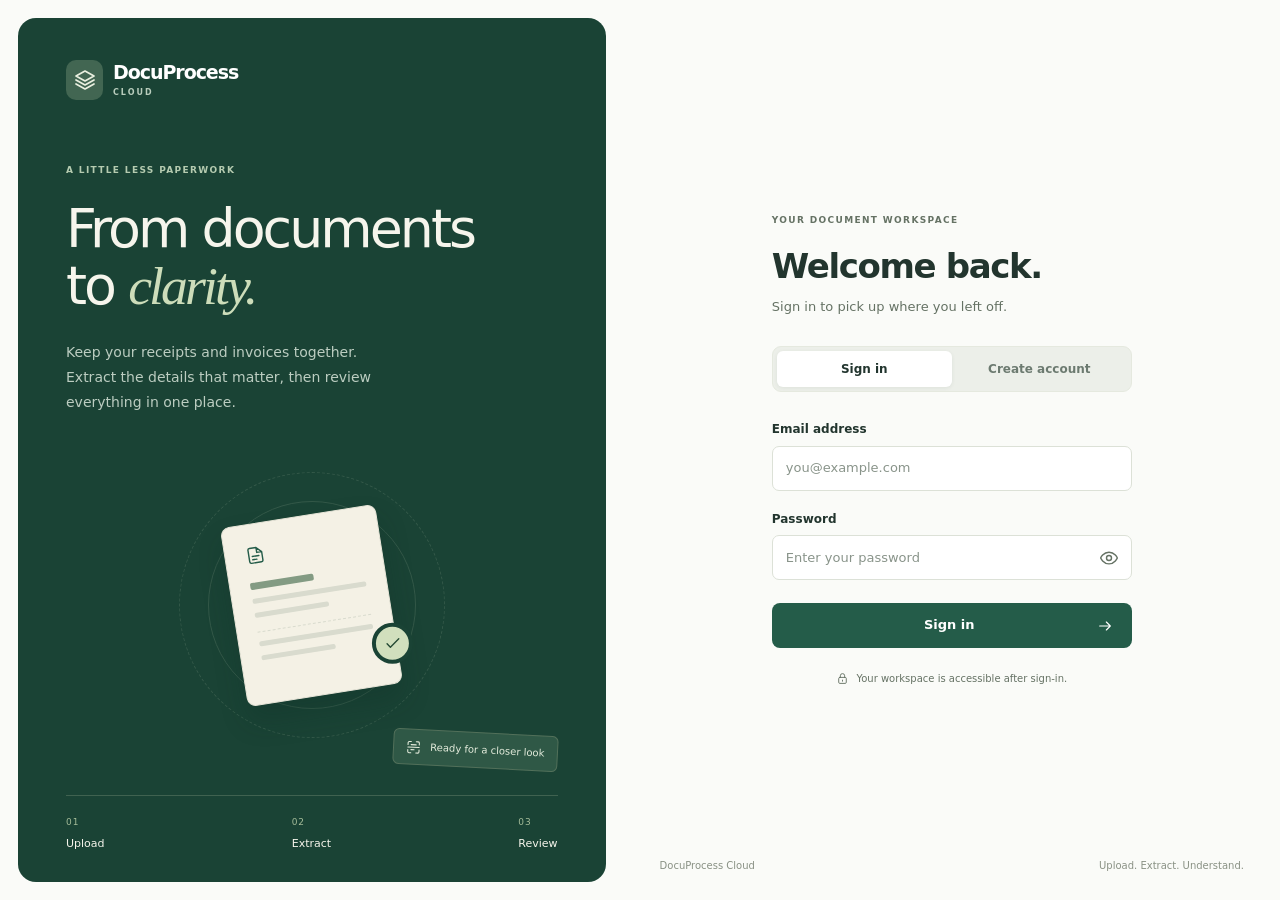
<file: app/frontend/index.html>
<!doctype html>
<html lang="en">
<head>
  <meta charset="utf-8">
  <meta name="viewport" content="width=device-width, initial-scale=1">
  <meta http-equiv="Content-Security-Policy" content="default-src 'self'; connect-src 'self'; img-src 'self' data:; style-src 'self'; script-src 'self'">
  <link rel="stylesheet" href="assets/app.css">
  <title>DocuProcess Cloud | Your document workspace</title>
</head>
<body class="auth-page">
<a class="skip-link" href="#main-content">Skip to content</a>
<div class="auth-layout">
  <section class="auth-story" aria-label="About DocuProcess Cloud">
    <a class="brand" href="index.html" aria-label="DocuProcess Cloud home"><span class="brand-mark"><svg class="icon" aria-hidden="true" focusable="false"><use href="assets/icons.svg#layers"></use></svg></span><span>DocuProcess<span class="brand-subtitle">CLOUD</span></span></a>
    <div class="story-copy"><span class="eyebrow">A LITTLE LESS PAPERWORK</span><h1>From documents<br>to <em>clarity.</em></h1><p>Keep your receipts and invoices together. Extract the details that matter, then review everything in one place.</p></div>
    <div class="document-scene" aria-hidden="true"><div class="scene-grid"></div><div class="paper"><span class="paper-icon"><svg class="icon" aria-hidden="true" focusable="false"><use href="assets/icons.svg#document"></use></svg></span><span class="paper-line paper-line--title"></span><span class="paper-line"></span><span class="paper-line paper-line--short"></span><div class="paper-divider"></div><span class="paper-line"></span><span class="paper-line paper-line--short"></span><span class="paper-check"><svg class="icon" aria-hidden="true" focusable="false"><use href="assets/icons.svg#check"></use></svg></span></div><span class="scene-label"><svg class="icon" aria-hidden="true" focusable="false"><use href="assets/icons.svg#scan"></use></svg> Ready for a closer look</span></div>
    <ol class="workflow"><li><span>01</span>Upload</li><li><span>02</span>Extract</li><li><span>03</span>Review</li></ol>
  </section>
  <main class="auth-main" id="main-content">
    <div class="auth-card">
      <span class="eyebrow">YOUR DOCUMENT WORKSPACE</span>
      <h2 id="auth-title">Welcome back.</h2><p class="muted" id="auth-description">Sign in to pick up where you left off.</p>
      <div class="auth-tabs" role="tablist" aria-label="Account access">
        <button id="login-tab" role="tab" aria-selected="true" aria-controls="login-panel" type="button">Sign in</button>
        <button id="register-tab" role="tab" aria-selected="false" aria-controls="register-panel" tabindex="-1" type="button">Create account</button>
      </div>
      <div id="notice" class="notice" role="status" aria-live="polite" hidden></div>
      <div id="login-panel" role="tabpanel" aria-labelledby="login-tab">
        <form method="post" id="login">
          <div class="form-field"><label for="email">Email address</label><input id="email" name="email" type="email" placeholder="you@example.com" required maxlength="254" autocomplete="username" aria-describedby="notice"></div>
          <div class="form-field"><label for="password">Password</label><div class="password-field"><input id="password" name="password" type="password" placeholder="Enter your password" required maxlength="128" autocomplete="current-password" aria-describedby="notice"><button class="password-toggle" type="button" data-password="password" aria-label="Show password" aria-pressed="false"><svg class="icon" aria-hidden="true" focusable="false"><use href="assets/icons.svg#eye"></use></svg></button></div></div>
          <button class="button button--primary auth-submit" type="submit" disabled><span>Sign in</span><svg class="icon" aria-hidden="true" focusable="false"><use href="assets/icons.svg#arrow-right"></use></svg></button>
        </form>
      </div>
      <div id="register-panel" role="tabpanel" aria-labelledby="register-tab" hidden>
        <form method="post" id="register">
          <div class="form-field"><label for="full-name">Full name</label><input id="full-name" name="full_name" placeholder="Your name" required maxlength="200" autocomplete="name" aria-describedby="notice"></div>
          <div class="form-field"><label for="new-email">Email address</label><input id="new-email" name="email" type="email" placeholder="you@example.com" required maxlength="254" autocomplete="email" aria-describedby="notice"></div>
          <div class="form-field"><label for="new-password">Password</label><div class="password-field"><input id="new-password" name="password" type="password" placeholder="Create a password" required minlength="12" maxlength="128" autocomplete="new-password" aria-describedby="password-help notice"><button class="password-toggle" type="button" data-password="new-password" aria-label="Show password" aria-pressed="false"><svg class="icon" aria-hidden="true" focusable="false"><use href="assets/icons.svg#eye"></use></svg></button></div><p class="field-help" id="password-help">12–128 characters, with at least one letter and one number.</p></div>
          <button class="button button--primary auth-submit" type="submit" disabled><span>Create account</span><svg class="icon" aria-hidden="true" focusable="false"><use href="assets/icons.svg#arrow-right"></use></svg></button>
        </form>
      </div>
      <p class="auth-footnote"><svg class="icon" aria-hidden="true" focusable="false"><use href="assets/icons.svg#lock"></use></svg> Your workspace is accessible after sign-in.</p>
    </div>
    <footer class="auth-footer"><span>DocuProcess Cloud</span><span>Upload. Extract. Understand.</span></footer>
  </main>
</div>
<script type="module" src="assets/auth.js"></script>
</body></html>
</file>
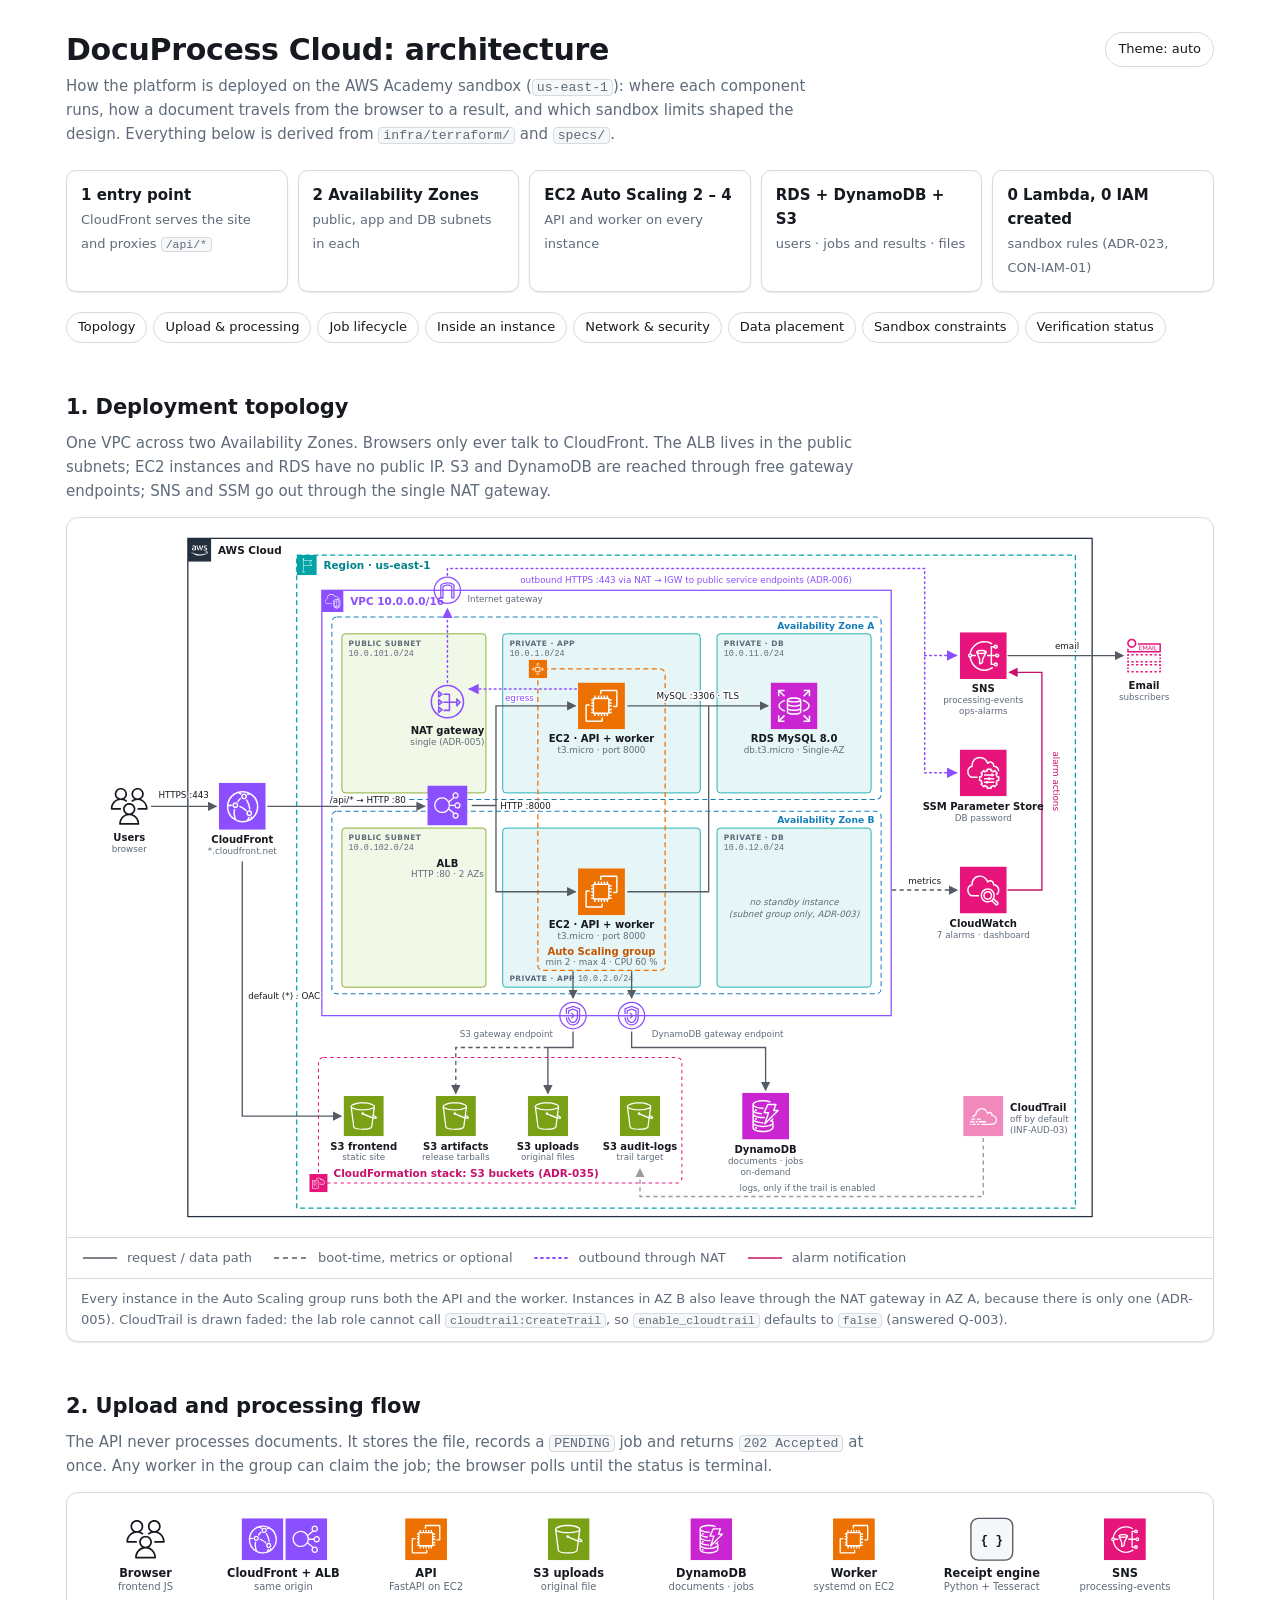
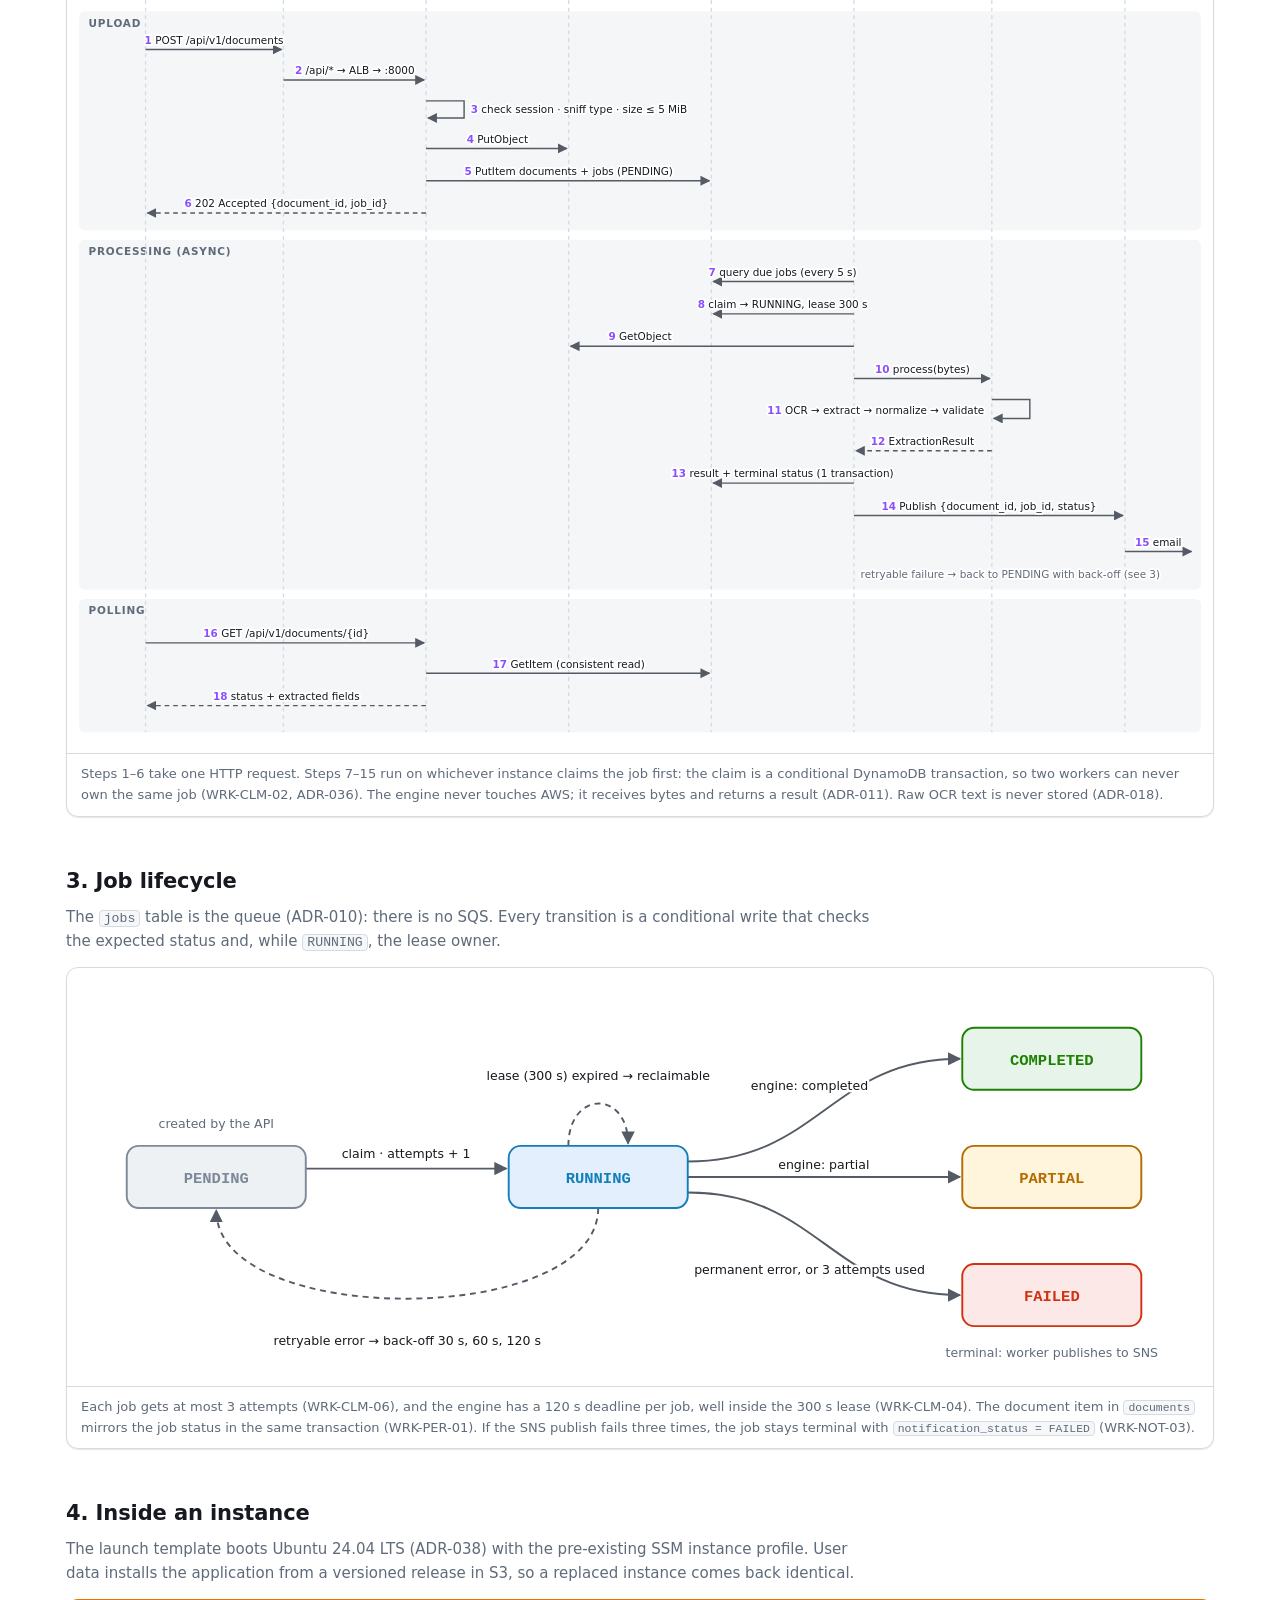
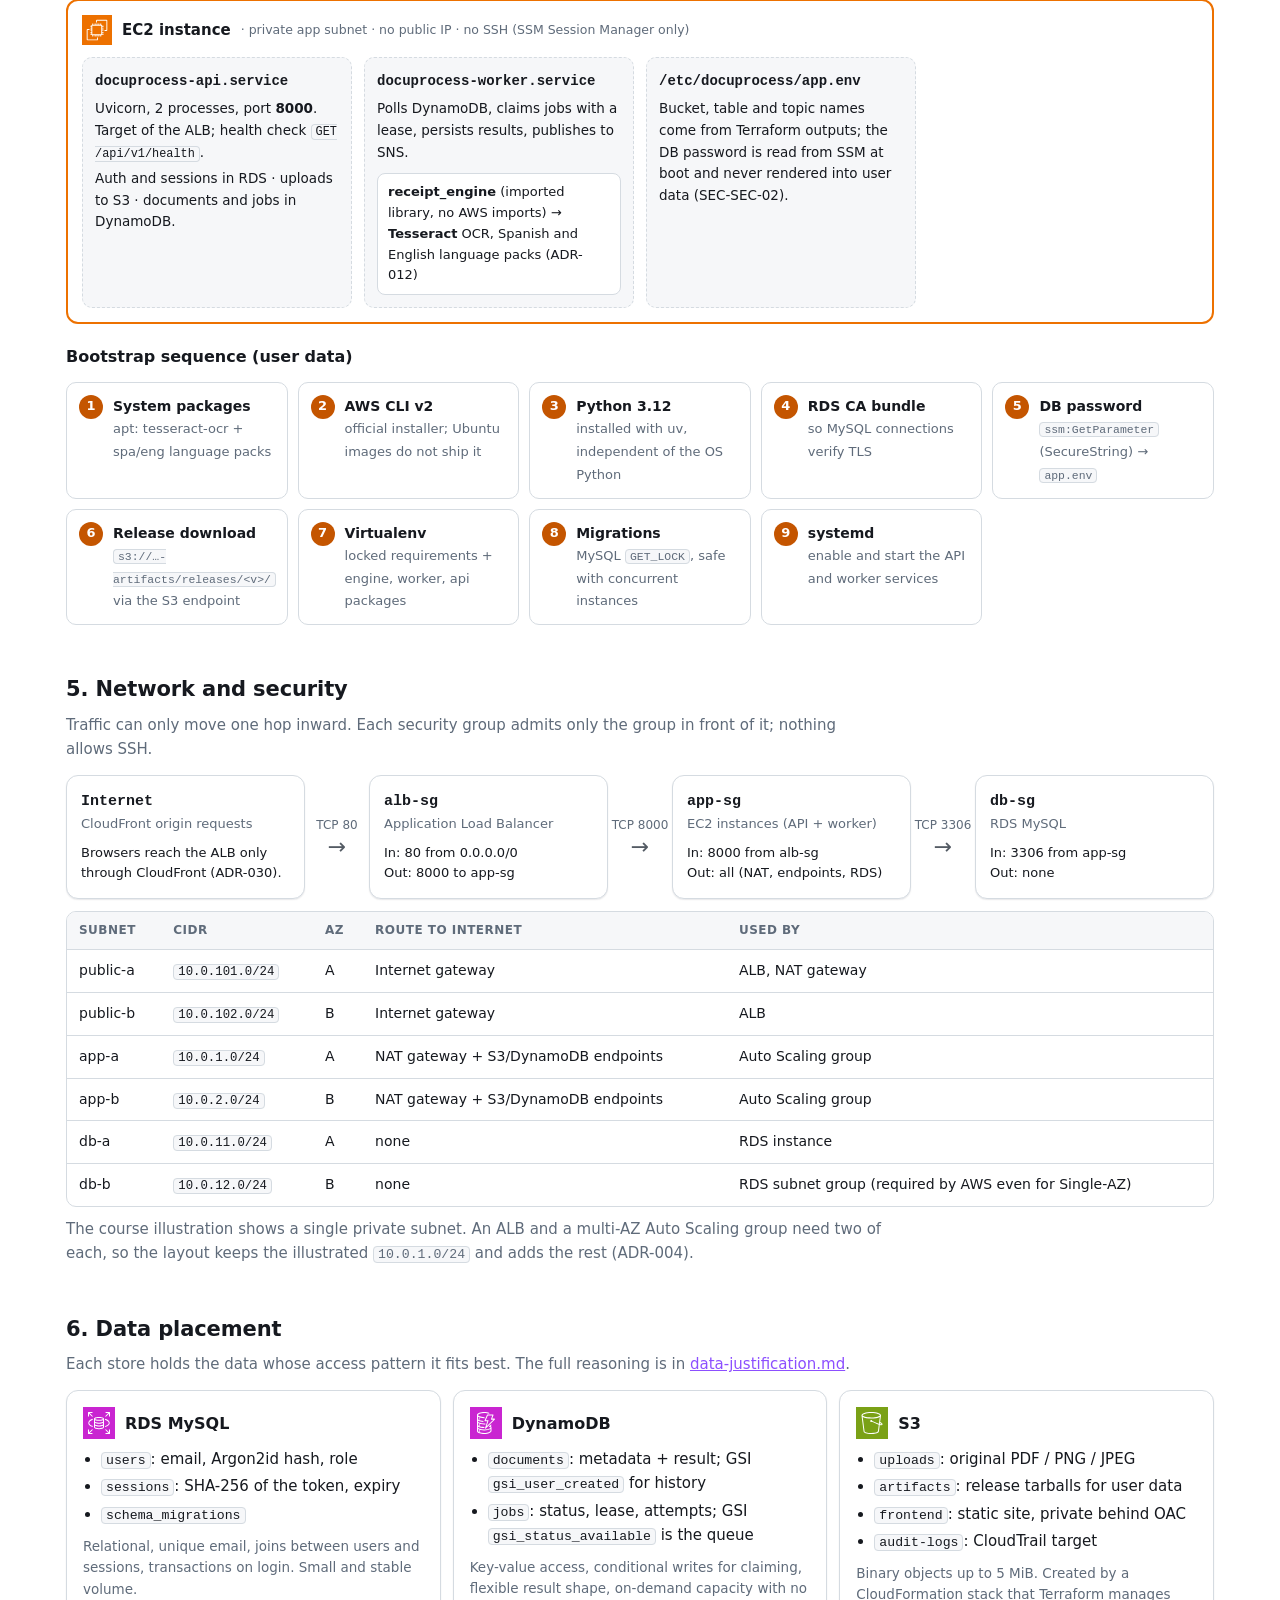
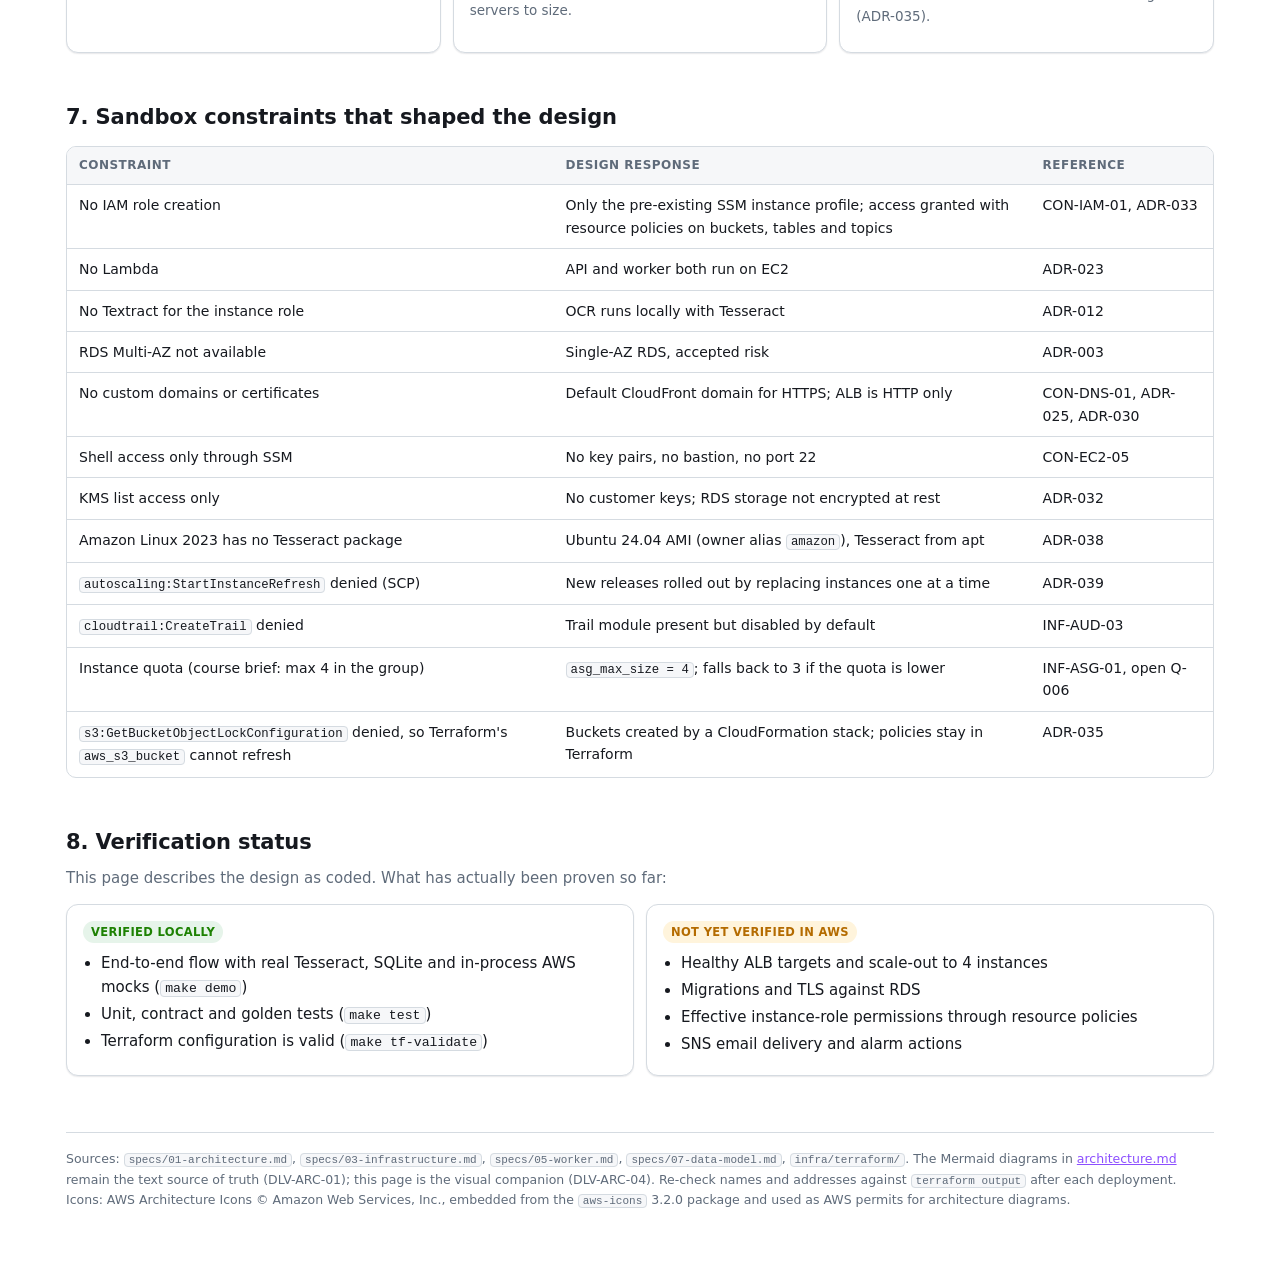
<file: docs/architecture.html>
<!doctype html>
<html lang="en">
<head>
<meta charset="utf-8">
<meta name="viewport" content="width=device-width, initial-scale=1">
<title>DocuProcess Architecture</title>
<meta name="description" content="Visual architecture of DocuProcess Cloud on the AWS Academy sandbox: topology, request flow, job lifecycle, instance bootstrap, security groups and data placement.">
<style>
:root {
  --bg: #ffffff;
  --bg-subtle: #f6f7f9;
  --surface: #ffffff;
  --text: #16191f;
  --muted: #5f6b7a;
  --border: #d5dbe1;
  --line: #545b64;
  --accent: #8c4fff;
  --teal: #00838a;
  --orange: #c45500;
  --pink: #c7106a;
  --green: #5a7a10;
  --cloud-stroke: #232f3e;
  --region-stroke: #00a4a6;
  --vpc-stroke: #8c4fff;
  --az-stroke: #147eba;
  --public-fill: #f2f8e8;
  --public-stroke: #7aa116;
  --private-fill: #e6f6f7;
  --private-stroke: #00a4a6;
  --asg-stroke: #ed7100;
  --cfn-stroke: #e7157b;
  --band: #f4f6f8;
  --st-pending: #eef1f4;
  --st-running: #e3effc;
  --st-completed: #e6f4ea;
  --st-partial: #fff4dc;
  --st-failed: #fde8e8;
  --st-pending-s: #7d8998;
  --st-running-s: #147eba;
  --st-completed-s: #1d8102;
  --st-partial-s: #b46b00;
  --st-failed-s: #d13212;
  --shadow: 0 1px 2px rgba(15, 23, 42, .06), 0 1px 1px rgba(15, 23, 42, .04);
  color-scheme: light;
}
@media (prefers-color-scheme: dark) {
  :root:not([data-theme="light"]) {
    --bg: #0f1419;
    --bg-subtle: #161c23;
    --surface: #161c23;
    --text: #e6e9ed;
    --muted: #9aa5b1;
    --border: #2c3540;
    --line: #aab3bd;
    --accent: #b28cff;
    --teal: #4fd1d3;
    --orange: #ff9a3c;
    --pink: #ff6fb1;
    --green: #a7cf4a;
    --cloud-stroke: #aab3bd;
    --region-stroke: #2bc4c6;
    --vpc-stroke: #a77bff;
    --az-stroke: #4fa3dc;
    --public-fill: #18220e;
    --public-stroke: #7aa116;
    --private-fill: #0d2324;
    --private-stroke: #1a9a9c;
    --asg-stroke: #ff8a1f;
    --cfn-stroke: #ff4f9d;
    --band: #141a20;
    --st-pending: #1f262e;
    --st-running: #10263a;
    --st-completed: #12291a;
    --st-partial: #2e2410;
    --st-failed: #331717;
    --st-pending-s: #9aa5b1;
    --st-running-s: #4fa3dc;
    --st-completed-s: #4cc35a;
    --st-partial-s: #f0a830;
    --st-failed-s: #ff6b57;
    --shadow: none;
    color-scheme: dark;
  }
}
:root[data-theme="dark"] {
  --bg: #0f1419;
  --bg-subtle: #161c23;
  --surface: #161c23;
  --text: #e6e9ed;
  --muted: #9aa5b1;
  --border: #2c3540;
  --line: #aab3bd;
  --accent: #b28cff;
  --teal: #4fd1d3;
  --orange: #ff9a3c;
  --pink: #ff6fb1;
  --green: #a7cf4a;
  --cloud-stroke: #aab3bd;
  --region-stroke: #2bc4c6;
  --vpc-stroke: #a77bff;
  --az-stroke: #4fa3dc;
  --public-fill: #18220e;
  --public-stroke: #7aa116;
  --private-fill: #0d2324;
  --private-stroke: #1a9a9c;
  --asg-stroke: #ff8a1f;
  --cfn-stroke: #ff4f9d;
  --band: #141a20;
  --st-pending: #1f262e;
  --st-running: #10263a;
  --st-completed: #12291a;
  --st-partial: #2e2410;
  --st-failed: #331717;
  --st-pending-s: #9aa5b1;
  --st-running-s: #4fa3dc;
  --st-completed-s: #4cc35a;
  --st-partial-s: #f0a830;
  --st-failed-s: #ff6b57;
  --shadow: none;
  color-scheme: dark;
}

* { box-sizing: border-box; }
html { -webkit-text-size-adjust: 100%; }
body {
  margin: 0;
  background: var(--bg);
  color: var(--text);
  font: 15px/1.6 system-ui, -apple-system, "Segoe UI", Roboto, "Helvetica Neue", Arial, sans-serif;
}
main { max-width: 1180px; margin: 0 auto; padding: 32px 16px 64px; }
header.top { display: flex; justify-content: space-between; align-items: flex-start; gap: 16px; flex-wrap: wrap; }
h1 { font-size: 30px; line-height: 1.2; margin: 0 0 6px; letter-spacing: -.01em; }
h2 { font-size: 21px; margin: 48px 0 6px; letter-spacing: -.005em; }
h3 { font-size: 16px; margin: 20px 0 6px; }
p { margin: 8px 0; }
.lede { color: var(--muted); max-width: 760px; margin: 0; }
.section-intro { color: var(--muted); max-width: 820px; margin: 0 0 14px; }
code { font-family: ui-monospace, SFMono-Regular, Menlo, Consolas, monospace; font-size: .88em; background: var(--bg-subtle); border: 1px solid var(--border); border-radius: 4px; padding: 0 4px; }
a { color: var(--accent); }

.theme-toggle { border: 1px solid var(--border); background: var(--surface); color: var(--text); border-radius: 999px; padding: 6px 12px; font: inherit; font-size: 13px; cursor: pointer; }
.theme-toggle:focus-visible { outline: 2px solid var(--accent); outline-offset: 2px; }

nav.toc { display: flex; flex-wrap: wrap; gap: 6px; margin: 20px 0 0; }
nav.toc a { font-size: 13px; text-decoration: none; color: var(--text); border: 1px solid var(--border); border-radius: 999px; padding: 4px 11px; background: var(--surface); }
nav.toc a:hover { border-color: var(--accent); }

.facts { display: grid; grid-template-columns: repeat(auto-fit, minmax(170px, 1fr)); gap: 10px; margin: 24px 0 0; }
.fact { border: 1px solid var(--border); border-radius: 10px; padding: 12px 14px; background: var(--surface); box-shadow: var(--shadow); }
.fact b { display: block; font-size: 15px; }
.fact span { color: var(--muted); font-size: 13px; }

figure { margin: 14px 0 0; border: 1px solid var(--border); border-radius: 12px; background: var(--surface); box-shadow: var(--shadow); }
figure .scroll { overflow-x: auto; padding: 12px; }
figure svg { display: block; width: 100%; height: auto; }
figure svg.wide { min-width: 980px; }
figure svg.mid { min-width: 760px; }
figcaption { border-top: 1px solid var(--border); padding: 10px 14px; font-size: 13px; color: var(--muted); }

.legend { display: flex; flex-wrap: wrap; gap: 8px 20px; padding: 10px 14px; border-top: 1px solid var(--border); font-size: 13px; color: var(--muted); }
.legend span { display: inline-flex; align-items: center; gap: 8px; }
.legend svg { width: 38px; height: 10px; }

table { width: 100%; border-collapse: collapse; font-size: 14px; }
.table-wrap { overflow-x: auto; border: 1px solid var(--border); border-radius: 10px; margin-top: 12px; background: var(--surface); }
th, td { text-align: left; padding: 9px 12px; border-bottom: 1px solid var(--border); vertical-align: top; }
th { font-size: 12px; text-transform: uppercase; letter-spacing: .04em; color: var(--muted); background: var(--bg-subtle); font-weight: 600; }
tr:last-child td { border-bottom: 0; }

.cards { display: grid; grid-template-columns: repeat(auto-fit, minmax(250px, 1fr)); gap: 12px; margin-top: 12px; }
.card { border: 1px solid var(--border); border-radius: 12px; padding: 16px; background: var(--surface); box-shadow: var(--shadow); }
.card h3 { margin: 0 0 4px; display: flex; align-items: center; gap: 10px; }
.card h3 svg { width: 32px; height: 32px; flex: none; }
.card ul { margin: 8px 0 0; padding-left: 18px; }
.card li { margin: 3px 0; }
.card .why { color: var(--muted); font-size: 13.5px; margin-top: 10px; }

.sg-chain { display: flex; align-items: stretch; gap: 0; flex-wrap: wrap; margin-top: 12px; }
.sg { flex: 1 1 180px; border: 1px solid var(--border); border-radius: 12px; padding: 14px; background: var(--surface); box-shadow: var(--shadow); min-width: 0; }
.sg .name { font-family: ui-monospace, SFMono-Regular, Menlo, Consolas, monospace; font-weight: 700; }
.sg .who { color: var(--muted); font-size: 13px; }
.sg .rule { font-size: 13px; margin-top: 8px; }
.sg-arrow { flex: 0 0 64px; display: flex; flex-direction: column; align-items: center; justify-content: center; font-size: 12px; color: var(--muted); text-align: center; }
.sg-arrow::after { content: "→"; font-size: 22px; color: var(--line); line-height: 1; }

.boot { list-style: none; counter-reset: step; padding: 0; margin: 12px 0 0; display: grid; grid-template-columns: repeat(auto-fit, minmax(210px, 1fr)); gap: 10px; }
.boot li { counter-increment: step; border: 1px solid var(--border); border-radius: 10px; padding: 12px 12px 12px 46px; position: relative; background: var(--surface); font-size: 14px; }
.boot li::before { content: counter(step); position: absolute; left: 12px; top: 12px; width: 24px; height: 24px; border-radius: 50%; background: var(--orange); color: #fff; font-weight: 700; font-size: 13px; display: grid; place-items: center; }
.boot li b { display: block; }
.boot li span { color: var(--muted); font-size: 13px; }

.instance { display: grid; grid-template-columns: repeat(auto-fit, minmax(260px, 1fr)); gap: 12px; margin-top: 12px; border: 2px solid var(--asg-stroke); border-radius: 12px; padding: 14px; position: relative; }
.instance-title { grid-column: 1 / -1; display: flex; align-items: center; gap: 10px; font-weight: 700; }
.instance-title svg { width: 30px; height: 30px; }
.instance-title small { font-weight: 400; color: var(--muted); }
.svc { border: 1px dashed var(--border); border-radius: 10px; padding: 12px; background: var(--bg-subtle); }
.svc h4 { margin: 0 0 6px; font-size: 14px; font-family: ui-monospace, SFMono-Regular, Menlo, Consolas, monospace; }
.svc p { font-size: 13.5px; margin: 4px 0; }
.svc .lib { margin-top: 10px; border: 1px solid var(--border); border-radius: 8px; padding: 8px 10px; background: var(--surface); font-size: 13px; }

.status { display: grid; grid-template-columns: repeat(auto-fit, minmax(280px, 1fr)); gap: 12px; margin-top: 12px; }
.status .card h3 { font-size: 15px; }
.pill { display: inline-block; font-size: 11.5px; font-weight: 700; letter-spacing: .03em; text-transform: uppercase; padding: 2px 8px; border-radius: 999px; }
.pill.ok { background: var(--st-completed); color: var(--st-completed-s); }
.pill.no { background: var(--st-partial); color: var(--st-partial-s); }

footer { margin-top: 56px; padding-top: 16px; border-top: 1px solid var(--border); font-size: 12.5px; color: var(--muted); }

/* SVG vocabulary */
svg text { font-family: system-ui, -apple-system, "Segoe UI", Roboto, Arial, sans-serif; fill: var(--text); }
.g-cloud { fill: none; stroke: var(--cloud-stroke); stroke-width: 1.5; }
.g-region { fill: none; stroke: var(--region-stroke); stroke-width: 1.5; stroke-dasharray: 6 4; }
.g-vpc { fill: none; stroke: var(--vpc-stroke); stroke-width: 1.5; }
.g-az { fill: none; stroke: var(--az-stroke); stroke-width: 1.2; stroke-dasharray: 6 4; }
.g-pub { fill: var(--public-fill); stroke: var(--public-stroke); stroke-width: 1; }
.g-priv { fill: var(--private-fill); stroke: var(--private-stroke); stroke-width: 1; }
.g-asg { fill: none; stroke: var(--asg-stroke); stroke-width: 1.5; stroke-dasharray: 6 4; }
.g-cfn { fill: none; stroke: var(--cfn-stroke); stroke-width: 1.2; stroke-dasharray: 4 4; }
.gl { font-size: 12.5px; font-weight: 700; }
.gl.teal { fill: var(--teal); }
.gl.purple { fill: var(--accent); }
.gl.pink { fill: var(--pink); }
.azl { font-size: 11px; font-weight: 600; fill: var(--az-stroke); }
.sl { font-size: 9px; font-weight: 700; letter-spacing: .06em; fill: var(--muted); }
.sc { font-size: 10px; fill: var(--muted); font-family: ui-monospace, SFMono-Regular, Menlo, Consolas, monospace; }
.nl { font-size: 12px; font-weight: 650; text-anchor: middle; }
.ns { font-size: 10.5px; fill: var(--muted); text-anchor: middle; }
.ns.start, .nl.start { text-anchor: start; }
.al { font-size: 10.5px; fill: var(--text); paint-order: stroke; stroke: var(--surface); stroke-width: 4px; stroke-linejoin: round; }
.al.mid { text-anchor: middle; }
.al.muted { fill: var(--muted); }
.al.purple { fill: var(--accent); }
.al.pink { fill: var(--pink); }
.al b, .al .n { font-weight: 700; }
.edge { fill: none; stroke: var(--line); stroke-width: 1.6; }
.edge.dash { stroke-dasharray: 5 4; }
.edge.out { stroke: var(--accent); stroke-dasharray: 2 4; stroke-width: 1.8; stroke-linecap: round; }
.edge.alarm { stroke: var(--pink); }
.edge.off { stroke-dasharray: 5 4; opacity: .6; }
.mk { fill: var(--line); }
.mk.purple { fill: var(--accent); }
.mk.pink { fill: var(--pink); }
.disabled { opacity: .5; }
.muted-t { fill: var(--muted); font-size: 10.5px; text-anchor: middle; font-style: italic; }

.lane-head { font-size: 12px; font-weight: 700; text-anchor: middle; }
.lane-sub { font-size: 10.5px; fill: var(--muted); text-anchor: middle; }
.lifeline { stroke: var(--border); stroke-width: 1.4; stroke-dasharray: 4 4; }
.band { fill: var(--band); }
.band-l { font-size: 11px; font-weight: 700; letter-spacing: .08em; fill: var(--muted); }
.msg { fill: none; stroke: var(--line); stroke-width: 1.5; }
.msg.ret { stroke-dasharray: 5 4; }
.ml { font-size: 11px; text-anchor: middle; paint-order: stroke; stroke: var(--surface); stroke-width: 4px; stroke-linejoin: round; }
.ml.end { text-anchor: end; }
.ml.start { text-anchor: start; }
.num { fill: var(--accent); font-weight: 800; }
.badge-c { fill: var(--accent); }
.badge-t { fill: #fff; font-size: 10px; font-weight: 800; text-anchor: middle; }
.engine-box { fill: var(--bg-subtle); stroke: var(--line); stroke-width: 1.4; }
.engine-t { font: 700 13px ui-monospace, SFMono-Regular, Menlo, Consolas, monospace; fill: var(--text); text-anchor: middle; }

.st rect { stroke-width: 1.6; }
.st text { font-size: 13px; font-weight: 700; text-anchor: middle; font-family: ui-monospace, SFMono-Regular, Menlo, Consolas, monospace; }
.st-pending rect { fill: var(--st-pending); stroke: var(--st-pending-s); } .st-pending text { fill: var(--st-pending-s); }
.st-running rect { fill: var(--st-running); stroke: var(--st-running-s); } .st-running text { fill: var(--st-running-s); }
.st-completed rect { fill: var(--st-completed); stroke: var(--st-completed-s); } .st-completed text { fill: var(--st-completed-s); }
.st-partial rect { fill: var(--st-partial); stroke: var(--st-partial-s); } .st-partial text { fill: var(--st-partial-s); }
.st-failed rect { fill: var(--st-failed); stroke: var(--st-failed-s); } .st-failed text { fill: var(--st-failed-s); }
.users-ic { color: var(--text); }

@media (max-width: 640px) {
  h1 { font-size: 24px; }
  .sg-arrow { flex-basis: 100%; padding: 4px 0; }
  .sg-arrow::after { content: "↓"; }
}
</style>
</head>
<body>
<svg width="0" height="0" style="position:absolute" aria-hidden="true" focusable="false"><defs><symbol id="i-cloudfront" viewBox="0 0 64 64"><g fill="none" fill-rule="evenodd"><path fill="#8c4fff" d="M0 0h64v64H0z"/><path fill="#fff" d="M41.5 43.5c-1.103 0-2-.897-2-2s.897-2 2-2 2 .897 2 2-.897 2-2 2m0-6c-2.206 0-4 1.794-4 4s1.794 4 4 4 4-1.794 4-4-1.794-4-4-4m-19-5c-1.103 0-2-.897-2-2s.897-2 2-2 2 .897 2 2-.897 2-2 2m0-6c-2.206 0-4 1.794-4 4s1.794 4 4 4 4-1.794 4-4-1.794-4-4-4m22.889 20.624a29 29 0 0 0-.704-1.533l-1.789.895c.274.549.524 1.113.76 1.679a19 19 0 0 1-2.628 1.575c.356-.875.666-1.765.946-2.728l-1.92-.558a25.2 25.2 0 0 1-1.87 4.679A19.2 19.2 0 0 1 32.5 52c-3.035 0-5.933-.686-8.629-2.024-1.368-3.361-2.033-6.442-2.033-9.417 0-1.292.225-2.363.484-3.603q.096-.455.192-.932l-1.963-.386q-.092.465-.186.907c-.271 1.293-.527 2.515-.527 4.014 0 2.515.436 5.085 1.316 7.795A19.46 19.46 0 0 1 13 32.5c0-.111.01-.227.012-.339a24 24 0 0 1 4.842-.59l-.05-1.999c-1.635.04-3.11.207-4.641.512.918-7.401 6.049-13.69 13.16-16.065 1.55.799 2.697 1.505 3.812 2.351l1.209-1.594a24 24 0 0 0-2.198-1.477A19.6 19.6 0 0 1 32.5 13c2.532 0 5.032.494 7.349 1.439a33 33 0 0 0-1.606.532l.68 1.881c1.393-.503 2.485-.812 3.648-1.031C48.399 19.341 52 25.667 52 32.5a19.36 19.36 0 0 1-6.611 14.624m-2.381-33.375A21.4 21.4 0 0 0 32.5 11c-2.108 0-4.176.301-6.143.895-8.634 2.569-14.789 10.335-15.312 19.301-.035.429-.045.866-.045 1.304a21.47 21.47 0 0 0 11.354 18.955A21.54 21.54 0 0 0 32.5 54a21.1 21.1 0 0 0 6.937-1.157 21 21 0 0 0 6.209-3.336C50.955 45.399 54 39.2 54 32.5a21.52 21.52 0 0 0-10.992-18.751m-4.624 23.662-1.381 1.447c-2.981-2.843-5.956-4.712-9.366-5.883l.65-1.892c3.692 1.268 6.901 3.279 10.097 6.328m.06-15.047c2.838 4.328 4.436 9.08 4.749 14.124l-1.996.124c-.292-4.693-1.78-9.117-4.425-13.152zm-11.993 4.433-1.678-1.089c1.543-2.376 2.866-3.95 4.563-5.43l1.314 1.508c-1.547 1.349-2.764 2.801-4.199 5.011M34.5 16.5c1.103 0 2 .897 2 2s-.897 2-2 2-2-.897-2-2 .897-2 2-2m0 6c2.206 0 4-1.794 4-4s-1.794-4-4-4-4 1.794-4 4 1.794 4 4 4"/></g></symbol><symbol id="i-s3" viewBox="0 0 64 64"><g fill="none" fill-rule="evenodd"><path fill="#7aa116" d="M0 0h64v64H0z"/><path fill="#fff" d="m47.759 33.948.234-1.817c2.173 1.254 2.849 1.99 3.044 2.293-.324.061-1.205.085-3.278-.476M30.499 21c-10.374 0-17.117-2.512-17.5-4.304v-.185c.35-1.119 6.14-4.51 17.5-4.51 11.34 0 17.133 3.38 17.5 4.504v.111C47.725 18.446 40.962 21 30.5 21m15.319 12.362c-4.765-1.565-10.906-4.383-13.224-5.474a2.09 2.09 0 0 0-2.082-1.982A2.097 2.097 0 0 0 28.418 28c0 1.154.94 2.094 2.094 2.094.457 0 .877-.152 1.22-.4 2.4 1.128 8.887 4.104 13.826 5.686l-1.721 13.344C43.583 50.352 38.919 52 30.497 52c-8.425 0-13.092-1.648-13.342-3.249l-3.72-28.937C16.945 21.915 23.749 23 30.5 23c6.75 0 13.554-1.085 17.065-3.185zM50 16.5c0-3.069-8.34-6.5-19.5-6.5S11 13.431 11 16.5v.543l4.174 31.99C15.874 53.516 26.123 54 30.497 54c4.372 0 14.616-.484 15.32-4.993l1.684-13.06c1.277.332 2.31.51 3.115.508.99 0 1.657-.252 2.08-.758.35-.416.489-.94.389-1.476-.228-1.22-1.682-2.509-4.715-4.177l-.1-.055L50 17.044z"/></g></symbol><symbol id="i-elb" viewBox="0 0 64 64"><g fill="none" fill-rule="evenodd"><path fill="#8c4fff" d="M0 0h64v64H0z"/><path fill="#fff" d="M23.5 42C17.71 42 13 37.29 13 31.5S17.71 21 23.5 21 34 25.71 34 31.5 29.29 42 23.5 42M48 48c0 1.654-1.346 3-3 3s-3-1.346-3-3 1.346-3 3-3 3 1.346 3 3m-3-35c1.654 0 3 1.346 3 3s-1.346 3-3 3-3-1.346-3-3 1.346-3 3-3m3 16c1.654 0 3 1.346 3 3s-1.346 3-3 3-3-1.346-3-3 1.346-3 3-3m-12.099 4h7.201A5.01 5.01 0 0 0 48 37c2.757 0 5-2.243 5-5s-2.243-5-5-5a5.01 5.01 0 0 0-4.898 4h-7.127a12.5 12.5 0 0 0-.879-4.144l7.703-6.389A4.94 4.94 0 0 0 45 21c2.757 0 5-2.243 5-5s-2.243-5-5-5-5 2.243-5 5c0 1.224.459 2.331 1.191 3.201l-7.019 5.823C31.977 21.42 28.021 19 23.5 19 16.607 19 11 24.607 11 31.5S16.607 44 23.5 44c4.243 0 7.993-2.129 10.254-5.371l7.437 6.17C40.459 45.669 40 46.776 40 48c0 2.757 2.243 5 5 5s5-2.243 5-5-2.243-5-5-5a4.94 4.94 0 0 0-2.201.533l-8.029-6.66c.574-1.2.966-2.5 1.131-3.873"/></g></symbol><symbol id="i-ec2" viewBox="0 0 64 64"><g fill="none" fill-rule="evenodd"><path fill="#ed7100" d="M0 0h64v64H0z"/><path fill="#fff" d="M22 41h19V23H22zm21-18h3v2h-3v2h3v2h-3v2h3v2h-3v3h3v2h-3v2h3v2h-3.137c-.255.587-.84 1-1.519 1H41v3h-2v-3h-2v3h-2v-3h-2v3h-2v-3h-2v3h-2v-3h-3v3h-2v-3h-.344a1.66 1.66 0 0 1-1.519-1H18v-2h2v-2h-2v-2h2v-3h-2v-2h2v-2h-2v-2h2v-2h-2v-2h2v-.344c0-.913.743-1.656 1.656-1.656H22v-3h2v3h3v-3h2v3h2v-3h2v3h2v-3h2v3h2v-3h2v3h.344c.913 0 1.656.743 1.656 1.656zM32 52H12V32h4v-2h-4.157A1.845 1.845 0 0 0 10 31.843v20.314c0 1.016.826 1.843 1.843 1.843h20.314A1.845 1.845 0 0 0 34 52.157V48h-2zm22-40.157v20.314A1.845 1.845 0 0 1 52.157 34H48v-2h4V12H32v4h-2v-4.157c0-1.016.826-1.843 1.843-1.843h20.314c1.017 0 1.843.827 1.843 1.843"/></g></symbol><symbol id="i-asg" viewBox="0 0 64 64"><g fill="none" fill-rule="evenodd"><path fill="#ed7100" d="M0 0h64v64H0z"/><path fill="#fff" d="M54 31.43h-7.4l3.31-3.31L48.49 26.7l-5.736 5.737 5.736 5.738 1.421-1.422-3.31-3.31H54zm-39.91-3.31 3.31 3.31H10v2.012h7.4l-3.31 3.31 1.421 1.422 5.736-5.738-5.736-5.737zm11.767 11.354h12.061V27.409H25.857zm14.071-13.07h2.01v2.01h-2.01v2.011h2.01v2.011h-2.01v2.01h2.01v2.012h-2.01v2.01h2.01v2.011h-2.01v-.695c0 .938-.763 1.7-1.698 1.7h.693v2.011h-2.01v-2.01h-2.01v2.01h-2.01v-2.01h-2.01v2.01h-2.01v-2.01h-2.011v2.01h-2.01v-2.01h.693a1.7 1.7 0 0 1-1.699-1.7v.694h-2.01v-2.01h2.01v-2.011h-2.01v-2.011h2.01v-2.01h-2.01v-2.012h2.01v-2.01h-2.01v-2.011h2.01v.695c0-.938.763-1.7 1.7-1.7h-.694v-2.011h2.01v2.01h2.01v-2.01h2.01v2.01h2.01v-2.01h2.01v2.01h2.011v-2.01h2.01v2.01h-.693c.935 0 1.698.763 1.698 1.7zm-7.035 23.748V44.5h-2.01v5.652l-3.601-3.602-1.421 1.422L31.887 54l6.027-6.028-1.421-1.422zm-5.688-32.765-1.267-1.562L31.888 11l5.949 4.825-1.267 1.562-3.677-2.983v6.973h-2.01v-6.973z"/></g></symbol><symbol id="i-rds" viewBox="0 0 64 64"><g fill="none" fill-rule="evenodd"><path fill="#c925d1" d="M0 0h64v64H0z"/><path fill="#fff" d="M54 11v8h-2v-5.586l-6.293 6.293-1.414-1.414L50.586 12h-5.461v-2H53a1 1 0 0 1 1 1m-42 7.875h-2V11a1 1 0 0 1 1-1h8v2h-5.586l6.293 6.293-1.414 1.414L12 13.414zm7.707 26.832L13.414 52h5.461v2H11a1 1 0 0 1-1-1v-8h2v5.586l6.293-6.293zM51.5 31.781c0-2.429-2.866-4.849-7.667-6.474l.641-1.894c5.736 1.941 9.026 4.991 9.026 8.368s-3.29 6.427-9.026 8.369l-.641-1.895c4.801-1.624 7.667-4.045 7.667-6.474m-38.957 0c0 2.324 2.681 4.679 7.172 6.3l-.68 1.88c-5.396-1.947-8.492-4.928-8.492-8.18s3.096-6.233 8.492-8.18l.68 1.881c-4.491 1.621-7.172 3.976-7.172 6.299M52 45.125h2V53a1 1 0 0 1-1 1h-8v-2h5.586l-6.293-6.293 1.414-1.414L52 50.586zM32.022 31.402c-5.023 0-7.896-1.343-8.022-1.919v-3.226c2.159 1.009 5.609 1.336 8 1.336s5.841-.327 8-1.336v3.226c-.106.574-2.949 1.919-7.978 1.919m0 5.728c-5.023 0-7.896-1.344-8.022-1.92v-3.254c1.953.981 5.055 1.446 8.022 1.446 2.951 0 6.033-.464 7.978-1.442v3.25c-.106.575-2.948 1.92-7.978 1.92M32 42.268c-5.05 0-7.896-1.351-8-1.922v-2.663c1.953.982 5.055 1.447 8.022 1.447 2.951 0 6.033-.464 7.978-1.443v2.655c-.104.575-2.95 1.926-8 1.926m0-20.075c4.971 0 7.642 1.177 7.982 1.701-.34.523-3.011 1.699-7.982 1.699-5.091 0-7.767-1.232-8-1.644v-.019c.233-.504 2.909-1.737 8-1.737m0-2c-3.714 0-10 .78-10 3.701v16.452c0 2.695 5.184 3.922 10 3.922s10-1.227 10-3.922V23.894c0-2.921-6.286-3.701-10-3.701"/></g></symbol><symbol id="i-ddb" viewBox="0 0 64 64"><g fill="none" fill-rule="evenodd"><path fill="#c925d1" d="M0 0h64v64H0z"/><path fill="#fff" d="M46.586 25.25H43a1 1 0 0 1-.822-.435 1.02 1.02 0 0 1-.114-.931l2.493-6.722h-8.913l-4.091 9.098H36c.32 0 .623.156.812.42.187.264.239.602.136.91l-3.66 11.101zm3.12-.297L31.709 43.15a.99.99 0 0 1-1.232.146 1.014 1.014 0 0 1-.423-1.18l4.56-13.833H30a1 1 0 0 1-.841-.463 1.02 1.02 0 0 1-.07-.966l5-11.12a1 1 0 0 1 .91-.593h11c.329 0 .636.163.823.435.187.273.23.62.115.931l-2.494 6.721H49a1 1 0 0 1 .924.624c.155.378.069.813-.217 1.102M41.002 44.22c-2.71 1.886-7.687 2.882-12.468 2.882-4.816 0-9.837-1.01-12.533-2.924l.001 3.816c0 1.664 4.768 3.984 12.532 3.984 7.495 0 12.468-2.702 12.468-4.49zm2.064-3.27c0 .187-.032.367-.064.546v5.993C43 51.079 36.51 54 28.533 54c-6.903 0-13.871-1.89-14.473-5.5h-.059L14 43.445V16.151h.001c0-3.996 7.487-6.151 14.532-6.151 3.94 0 7.73.64 10.397 1.756l-.766 1.868c-2.432-1.019-5.943-1.602-9.631-1.602-7.764 0-12.532 2.405-12.532 4.13 0 1.724 4.768 4.129 12.532 4.129.195 0 .399 0 .596-.007l.078 2.02c-.225.009-.45.009-.674.009-4.817 0-9.837-1.01-12.533-2.924v4.358h.001v.017c.005.53.489 1.143 1.364 1.72 1.982 1.288 5.55 2.168 9.539 2.351l-.091 2.02c-4.126-.19-7.75-1.069-10.086-2.416-.31.298-.726 1.056-.726 1.467 0 1.724 4.768 4.129 12.532 4.129.738 0 1.465-.025 2.162-.075l.14 2.017c-.743.054-1.518.08-2.302.08-4.817 0-9.837-1.009-12.533-2.924v3.67h.001c.005.547.489 1.16 1.364 1.737 2.268 1.474 6.549 2.393 11.168 2.393h.33v2.022h-.33c-4.778 0-9.86-1.008-12.532-2.543-.322.298 0 1.01 0 1.548 0 1.725 4.768 4.13 12.532 4.13s12.532-2.405 12.532-4.13c0-.61-.6-1.174-1.092-1.538-.41.247-.86.483-1.372.7l-.768-1.868c.53-.223.99-.463 1.364-.711 1.1-.734 1.804-1.779 1.804-2.175h2c0 .94-.621 1.947-1.417 2.775 1.192 1.04 1.48 2.078 1.48 2.817M17.142 48.39c.791.408 1.716.772 2.752 1.08l.564-1.94a14 14 0 0 1-2.406-.94zm2.752-11.05.564-1.94c-.916-.272-1.726-.589-2.406-.94l-.91 1.799c.791.41 1.716.772 2.752 1.08m-2.752-13.21.91-1.801c.68.352 1.49.668 2.406.94l-.564 1.94a16 16 0 0 1-2.752-1.08"/></g></symbol><symbol id="i-sns" viewBox="0 0 64 64"><g fill="none" fill-rule="evenodd"><path fill="#e7157b" d="M0 0h64v64H0z"/><path fill="#fff" d="M14 31a1.001 1.001 0 0 1 0 2 1.001 1.001 0 0 1 0-2m19.396 20c-8.888 0-16.574-6.919-18.244-16.232A3 3 0 0 0 16.815 33H22v-2h-5.185a3 3 0 0 0-1.66-1.768C16.776 20.49 24.451 14 33.396 14c4.191 0 7.192.844 10.033 2.821l1.142-1.642C41.411 12.98 37.965 12 33.396 12c-10.002 0-18.57 7.322-20.255 17.14A2.99 2.99 0 0 0 11 32c0 1.353.906 2.486 2.139 2.859C14.88 45.248 23.456 53 33.396 53c4.232 0 8.333-1.409 12.189-4.189l-1.17-1.622C40.907 49.718 37.199 51 33.396 51m-8.334-21.541c1.395.378 3.029.541 4.372.541 1.282 0 2.826-.145 4.184-.474l-3.513 7.027A1 1 0 0 0 30 37v3.501a26 26 0 0 0-.399.331c-.394.33-1.169.981-1.601 1.142V37q0-.192-.071-.372zM29.434 26c2.599 0 4.581.566 5.335 1-.754.434-2.736 1-5.335 1-2.695 0-4.533-.601-5.216-1 .683-.399 2.521-1 5.216-1M27 44h1q.065 0 .128-.008c.966-.125 1.918-.924 2.758-1.628.259-.217.486-.412.66-.526.283-.185.454-.5.454-.838v-3.764l4.592-9.183c.258-.308.408-.657.408-1.053 0-2.201-4.525-3-7.566-3-2.989 0-7.434.799-7.434 3 0 .317.101.601.268.862L26 37.192V43a1 1 0 0 0 1 1m22-1a1.001 1.001 0 0 1 0 2 1.001 1.001 0 0 1 0-2m0-24a1.001 1.001 0 0 1 0 2 1.001 1.001 0 0 1 0-2m2 12a1.001 1.001 0 0 1 0 2 1.001 1.001 0 0 1 0-2m-7 2h4.185A2.99 2.99 0 0 0 51 35c1.654 0 3-1.346 3-3s-1.346-3-3-3a2.99 2.99 0 0 0-2.815 2H44V21h2.185A2.99 2.99 0 0 0 49 23c1.654 0 3-1.346 3-3s-1.346-3-3-3a2.99 2.99 0 0 0-2.815 2H43a1 1 0 0 0-1 1v11h-5v2h5v11a1 1 0 0 0 1 1h3.185A2.99 2.99 0 0 0 49 47c1.654 0 3-1.346 3-3s-1.346-3-3-3a2.99 2.99 0 0 0-2.815 2H44z"/></g></symbol><symbol id="i-cw" viewBox="0 0 64 64"><g fill="none" fill-rule="evenodd"><path fill="#e7157b" d="M0 0h64v64H0z"/><path fill="#fff" d="M42.184 39.381a4.095 4.095 0 0 0-8.189 0 4.095 4.095 0 0 0 8.189 0m2 0c0 3.353-2.734 6.081-6.095 6.081s-6.094-2.728-6.094-6.08c0-3.354 2.734-6.082 6.094-6.082s6.095 2.728 6.095 6.081m6.559 10.235-4.897-4.4a10 10 0 0 1-1.061 1.19l4.886 4.397a.806.806 0 0 0 1.131-.059.8.8 0 0 0-.059-1.128m-12.654-2.524c4.262 0 7.729-3.46 7.729-7.71 0-4.252-3.467-7.711-7.729-7.711-4.26 0-7.727 3.459-7.727 7.71s3.467 7.71 7.727 7.71m13.992 1.042a2.796 2.796 0 0 1 .207 3.946c-.553.61-1.317.92-2.083.92a2.8 2.8 0 0 1-1.872-.713l-5.161-4.646a9.67 9.67 0 0 1-5.083 1.446c-5.364 0-9.727-4.354-9.727-9.706s4.363-9.706 9.727-9.706c5.365 0 9.729 4.354 9.729 9.706a9.6 9.6 0 0 1-.921 4.095zM17.697 23.538c0 .401.023.8.07 1.185a.997.997 0 0 1-.806 1.101C15.084 26.308 12 27.772 12 32.157c0 3.323 1.836 5.157 3.377 6.11.672.423 1.263.638 1.761.643h8.989v1.996h-9c-.884-.01-1.827-.329-2.81-.947C12.708 38.964 10 36.62 10 32.157c0-5.27 3.526-7.293 5.71-8.04a14 14 0 0 1-.013-.579c0-4.378 2.976-8.916 6.924-10.56 4.611-1.927 9.498-.971 13.066 2.556 1.047 1.033 1.917 2.274 2.598 3.702a5.3 5.3 0 0 1 3.174-1.061c2.415 0 5.128 1.793 5.663 5.715C50.58 24.722 54 27.278 54 32.217c0 2.89-1.136 5.24-3.287 6.792l-1.172-1.616C51.173 36.214 52 34.473 52 32.217c0-4.978-4.189-6.217-5.99-6.519a.996.996 0 0 1-.824-1.127c-.255-3.04-2.045-4.401-3.727-4.401-1.057 0-2.05.516-2.725 1.416a.999.999 0 0 1-1.741-.26c-.634-1.752-1.547-3.223-2.712-4.375-1.43-1.411-5.348-4.444-10.89-2.132-3.193 1.33-5.694 5.16-5.694 8.72"/></g></symbol><symbol id="i-ct" viewBox="0 0 64 64"><g fill="none" fill-rule="evenodd"><path fill="#e7157b" d="M0 0h64v64H0z"/><path fill="#fff" d="M20 41.974h3V39.96h-3zm2-4.026h6v-2.013h-6zm24.96-7.884c-.226-2.335-1.404-4.05-3.248-4.672-1.474-.495-3.083-.193-4.361.744-.685-1.443-1.663-3.024-2.649-4.003-3.23-3.208-6.961-3.958-11.086-2.225-3.357 1.404-6.227 5.502-6.58 9.232-1.846.654-4.028 2.101-4.962 4.401l1.852.761c.727-1.79 2.694-3.013 4.321-3.431.443-.114.753-.516.753-.975 0-3.076 2.566-6.95 5.385-8.13 3.404-1.43 6.238-.857 8.913 1.8 1.061 1.053 2.237 3.195 2.762 4.658a1 1 0 0 0 .792.654.98.98 0 0 0 .947-.39c.817-1.094 2.13-1.57 3.279-1.186 1.222.41 1.922 1.723 1.922 3.6 0 .492.354.912.836.992 4.09.685 6.164 2.721 6.164 6.054 0 5.833-5.389 6.035-6 6.039H29V46h17c2.767 0 8-1.683 8-8.052 0-4.106-2.491-6.882-7.04-7.884M22 46h4v-2.013h-4zm3-4.026h11V39.96H25zm-14 0h7V39.96h-7zm2-4.026h6v-2.013h-6zM14 46h6v-2.013h-6zm-4 0h2v-2.013h-2z"/></g></symbol><symbol id="i-ssm" viewBox="0 0 64 64"><g fill="none" fill-rule="evenodd"><path fill="#e7157b" d="M0 0h64v64H0z"/><path fill="#fff" d="M38 43.999h9v2h-9v1h-2v-1h-3v-2h3v-1h2zm3-5h6v2h-6v1h-2v-1h-6v-2h6v-1h2zm4-5.001h2v2h-2v1h-2v-1H33v-2h10v-1h2zm-28 3h7v2h-7c-.821 0-1.751 0-2.687-.597C12.703 37.383 10 34.997 10 30.477c0-5.358 3.545-7.408 5.73-8.16l-.032-.543c-.002-4.506 2.973-9.114 6.918-10.778 4.613-1.961 9.502-.99 13.076 2.6 1.046 1.047 1.916 2.311 2.597 3.768a5.46 5.46 0 0 1 4.981-.83c2.257.742 3.679 2.789 3.894 5.55C51.701 23.105 54 25.766 54 29.996h-2c0-4.541-3.422-5.66-5.996-6.105a1 1 0 0 1-.813-1.169c-.028-2.205-.952-3.765-2.545-4.288-1.424-.47-2.997.049-3.908 1.288a1.002 1.002 0 0 1-1.748-.258c-.636-1.79-1.549-3.29-2.715-4.457-1.428-1.436-5.348-4.523-10.879-2.17-3.197 1.348-5.7 5.248-5.7 8.877l.077 1.272a1 1 0 0 1-.752 1.03c-1.875.476-5.021 1.95-5.021 6.46 0 3.383 1.841 5.259 3.385 6.236.427.272.869.285 1.615.285m35 4.525-1.101-.063a1.02 1.02 0 0 0-1.032.78 10 10 0 0 1-1.305 3.153 1 1 0 0 0 .179 1.28l.822.733-2.156 2.156-.729-.817a1 1 0 0 0-1.281-.18 10 10 0 0 1-3.157 1.309 1 1 0 0 0-.777 1.033L41.525 52h-3.05l.062-1.095a1 1 0 0 0-.777-1.032 10 10 0 0 1-3.155-1.31.996.996 0 0 0-1.28.18l-.732.82-2.156-2.157.82-.73c.364-.326.44-.868.18-1.281a10 10 0 0 1-1.306-3.155 1.02 1.02 0 0 0-1.032-.78L28 41.523v-3.05l1.103.063c.446.024.924-.3 1.032-.777a10 10 0 0 1 1.307-3.15 1 1 0 0 0-.179-1.28l-.826-.739 2.157-2.156.736.825a1 1 0 0 0 1.279.18 10 10 0 0 1 3.151-1.304 1 1 0 0 0 .777-1.032l-.062-1.106h3.05l-.062 1.107a1 1 0 0 0 .777 1.033c1.117.252 2.177.692 3.148 1.304a1 1 0 0 0 1.28-.18l.738-.827 2.157 2.156-.824.737a1 1 0 0 0-.179 1.28 10 10 0 0 1 1.306 3.151 1.02 1.02 0 0 0 1.032.778L52 38.473zm.943-5.107-1.343.077a12 12 0 0 0-.919-2.218l1.005-.896a1 1 0 0 0 .041-1.454l-3.655-3.654a.97.97 0 0 0-.735-.293 1 1 0 0 0-.718.334l-.899 1.009a12 12 0 0 0-2.214-.918l.076-1.35a1 1 0 0 0-.998-1.056h-5.168a1 1 0 0 0-.998 1.057l.076 1.347c-.767.23-1.509.538-2.216.917l-.897-1.006a1 1 0 0 0-.718-.334.99.99 0 0 0-.735.293l-3.655 3.654a1.002 1.002 0 0 0 .041 1.453l1.007.899q-.572 1.064-.92 2.216l-1.344-.077a1.002 1.002 0 0 0-1.057 1v5.166a1 1 0 0 0 1.057.999l1.339-.077c.232.77.539 1.514.919 2.222l-1.001.892a1.004 1.004 0 0 0-.041 1.454l3.655 3.655a.998.998 0 0 0 1.453-.042l.892-1q1.066.572 2.221.92l-.076 1.338A1 1 0 0 0 37.416 54h5.168a1 1 0 0 0 .998-1.057l-.076-1.335c.77-.232 1.514-.54 2.223-.921l.89.998c.183.205.443.326.718.334.24.012.541-.098.735-.292l3.655-3.655a1 1 0 0 0-.041-1.453l-1.003-.895c.38-.708.687-1.451.919-2.22l1.341.077a1.002 1.002 0 0 0 1.057-1v-5.166a1 1 0 0 0-1.057-1"/></g></symbol><symbol id="i-cfn" viewBox="0 0 64 64"><g fill="none" fill-rule="evenodd"><path fill="#e7157b" d="M0 0h64v64H0z"/><path fill="#fff" d="M42.008 32.788h4.001v-2.022h-4.001zM23.003 42.9h4.001v-2.023h-4zm-8.002 0h5.002v-2.023H15zm0-5.056h9.003V35.82H15zm0-9.1h7.002V26.72h-7.002zm0 4.044h25.007v-2.022H15zm15.004 17.19H12.001v-26.29h18.004v5.055h2v-6.067c0-.558-.448-1.01-1-1.01H11c-.553 0-1 .452-1 1.01V50.99c0 .558.447 1.011 1 1.011h20.005c.552 0 1-.453 1-1.011V35.82h-2zM54 30.766c0 5.598-4.573 7.078-6.99 7.078H35.005V35.82H47.01c.508-.004 4.99-.177 4.99-5.055 0-4.06-2.8-5.85-4.157-6.081a1.007 1.007 0 0 1-.829-1.081l.004-.039c-.039-1.6-.817-2.77-2.151-3.217-1.296-.434-2.757-.052-3.468.91a.98.98 0 0 1-.95.396 1 1 0 0 1-.794-.66c-.47-1.33-1.157-2.198-2.113-3.165-2.3-2.307-4.577-3.58-8.204-2.288-1.646.585-3.624 2.602-4.411 4.494l-1.845-.784c1.01-2.427 3.414-4.842 5.592-5.617 4.892-1.744 7.944.417 10.28 2.762.793.803 1.459 1.587 1.99 2.572 1.275-.839 2.974-1.07 4.554-.54 1.973.663 3.234 2.306 3.479 4.473 2.207.774 5.024 3.284 5.024 7.865"/></g></symbol><symbol id="i-nat" viewBox="0 0 48 48"><path fill="#8c4fff" fill-rule="evenodd" d="M13.626 35.92v-2.837l1.774 1.419zm-.375-5.7a1.001 1.001 0 0 0-1.625.781v7a1.001 1.001 0 0 0 1.625.782l4.374-3.5a1 1 0 0 0 0-1.562zm24-3.383v-3.922l1.962 1.96zm4.083-2.668-4.376-4.375a1 1 0 0 0-1.706.707v3.375h-7.627v-9.5a1 1 0 0 0-1-1h-7.693v2h6.694v8.5H18.75v2h6.875v8.5h-6.693v2h7.694a1 1 0 0 0 1-1v-9.5h7.625v3.376a1 1 0 0 0 1.708.707l4.374-4.376a1 1 0 0 0 0-1.414m-27.708 2.127v-2.84l1.774 1.42zm-.375-5.701a1 1 0 0 0-1.625.78v7.002a1.001 1.001 0 0 0 1.625.78l4.374-3.5a1 1 0 0 0 0-1.562zm.375-4.8v-2.838l1.774 1.419zm-.375-5.7a1.001 1.001 0 0 0-1.625.781v7a1.001 1.001 0 0 0 1.625.78l4.374-3.5a1 1 0 0 0 0-1.561zM24 44.003C12.971 44.003 4 35.03 4 24S12.973 4 24 4c11.03 0 20.002 8.973 20.002 20 0 11.03-8.973 20.003-20.002 20.003M24 2C11.868 2 2 11.869 2 24c0 12.133 9.869 22.003 22 22.003 12.133 0 22.002-9.87 22.002-22.002S36.133 2 24 2"/></symbol><symbol id="i-vpce" viewBox="0 0 48 48"><path fill="#8c4fff" fill-rule="evenodd" d="m20.62 27.602 1.414 1.413 4.363-4.364a1 1 0 0 0 0-1.413l-4.363-4.364-1.414 1.415 2.656 2.656H6.49v2h16.786zm23.27-3.657C43.89 12.948 34.942 4 23.945 4S4 12.948 4 23.945s8.947 19.944 19.945 19.944c10.997 0 19.945-8.946 19.945-19.944m2 0c0 12.1-9.844 21.944-21.945 21.944C11.845 45.89 2 36.045 2 23.946 2 11.844 11.845 2 23.945 2S45.89 11.844 45.89 23.945m-29.927 2.617v.454q0 .09.015.179c.064.349 1.619 8.563 7.967 8.563s7.903-8.215 7.966-8.564a1 1 0 0 0 .016-.177V16.466a1 1 0 0 0-.627-.928l-6.982-2.81a1 1 0 0 0-.746 0l-6.982 2.81a1 1 0 0 0-.627.927v4.861h2v-4.184l5.982-2.408 5.982 2.408v9.776c-.162.771-1.58 6.84-5.982 6.84s-5.82-6.069-5.982-6.84v-.355zm19.454-13.237v13.35c0 4.532-2.398 13.106-11.472 13.106-4.722 0-8.211-2.443-10.091-7.064-1-2.45-1.277-4.868-1.353-6.092l1.996-.125c.056.887.284 3.195 1.21 5.462 1.57 3.862 4.342 5.819 8.238 5.819 9.335 0 9.47-10.653 9.472-11.106V13.998l-9.472-3.812L14.473 14v7.326h-2v-8.001a1 1 0 0 1 .626-.928L23.572 8.18c.238-.096.508-.096.746 0l10.472 4.216a1 1 0 0 1 .627.928"/></symbol><symbol id="i-igw" viewBox="0 0 48 48"><path fill="#8c4fff" fill-rule="evenodd" d="M33.431 35.178h-1.498V17.502a1 1 0 0 0-.589-.911l-.092-.042c-2.009-.907-4.088-1.846-7.076-1.846-3.123 0-5.415 1.009-7.68 2.134a1 1 0 0 0-.556.896v17.445h-1.463V16.312c2.434-1.98 5.943-3.107 9.71-3.107 3.5 0 6.838.997 9.244 2.748zm-9.245-23.973c-4.425 0-8.569 1.419-11.37 3.895a1 1 0 0 0-.339.749v20.329a1 1 0 0 0 1 1h3.463a1 1 0 0 0 1-1V18.356c1.92-.927 3.78-1.653 6.236-1.653 2.335 0 4.033.675 5.757 1.446v18.029a1 1 0 0 0 1 1h3.498a1 1 0 0 0 1-1v-20.72c0-.304-.139-.592-.378-.783-2.774-2.205-6.735-3.47-10.867-3.47m-.232 32.704C12.952 43.909 4 34.957 4 23.954S12.952 4 23.954 4C34.957 4 43.91 12.95 43.91 23.954c0 11.003-8.952 19.955-19.955 19.955m0-41.91C11.848 2 2 11.85 2 23.955c0 12.107 9.85 21.955 21.955 21.955 12.106 0 21.955-9.848 21.955-21.955C45.91 11.849 36.06 2 23.954 2"/></symbol><symbol id="i-users" viewBox="0 0 48 48"><path fill="currentColor" fill-rule="evenodd" d="M28.639 9.286c0-2.915 2.413-5.286 5.38-5.286s5.378 2.371 5.378 5.286-2.412 5.286-5.378 5.286-5.38-2.371-5.38-5.286m11.524 7.048a11.7 11.7 0 0 0-2.035-1.001c1.97-1.31 3.269-3.531 3.269-6.047 0-4.017-3.31-7.286-7.378-7.286-4.069 0-7.38 3.269-7.38 7.286 0 2.51 1.293 4.728 3.256 6.039a11.9 11.9 0 0 0-3.546 2.1l1.303 1.518A9.77 9.77 0 0 1 34 16.572c1.802 0 3.569.505 5.109 1.461 2.74 1.702 4.538 4.692 4.844 7.967H34v2h11a1 1 0 0 0 1-1c0-4.343-2.236-8.43-5.837-10.666M8.639 9.286C8.639 6.371 11.052 4 14.019 4s5.378 2.371 5.378 5.286-2.412 5.286-5.378 5.286-5.38-2.371-5.38-5.286M14 26H4.046C4.53 20.717 8.81 16.572 14 16.572c1.802 0 3.569.505 5.109 1.461.432.269.849.575 1.24.91l1.303-1.517a11.71 11.71 0 0 0-3.524-2.093c1.97-1.31 3.269-3.531 3.269-6.047 0-4.017-3.31-7.286-7.378-7.286-4.069 0-7.38 3.269-7.38 7.286 0 2.515 1.298 4.737 3.268 6.046C5.302 17.071 2 21.638 2 27a1 1 0 0 0 1 1h11zm.046 18c.484-5.283 4.764-9.428 9.954-9.428 1.802 0 3.569.505 5.109 1.461 2.74 1.702 4.538 4.692 4.844 7.967zm4.593-16.714c0-2.915 2.413-5.286 5.38-5.286s5.378 2.371 5.378 5.286-2.412 5.286-5.378 5.286-5.38-2.371-5.38-5.286m11.524 7.048a11.7 11.7 0 0 0-2.035-1.001c1.97-1.31 3.269-3.531 3.269-6.047 0-4.017-3.31-7.286-7.378-7.286-4.069 0-7.38 3.269-7.38 7.286 0 2.515 1.298 4.737 3.268 6.046C15.302 35.071 12 39.638 12 45a1 1 0 0 0 1 1h22a1 1 0 0 0 1-1c0-4.343-2.236-8.43-5.837-10.666"/></symbol><symbol id="i-email" viewBox="0 0 48 48"><path fill="#e7157b" fill-rule="evenodd" d="M28.194 17v-5.891h-.943l-1.896 3.613-1.904-3.613h-.969V17h.799v-4.641l1.666 3.136h.791l1.657-3.128V17zm2.439-2.219h1.981l-.994-2.889zm-.22.655L29.885 17h-.892l2.176-5.891h.935L34.28 17h-.901l-.544-1.564zm-9.035-3.629v-.698h-3.664V17h3.664v-.697h-2.797v-1.989h2.345v-.697h-2.345v-1.81zM35.113 17h.867v-5.891h-.867zm2.329-5.891V17h3.647v-.714h-2.78v-5.177zM4 8c0 2.206 1.794 4 4 4s4-1.794 4-4-1.794-4-4-4-4 1.794-4 4M2 8c0-3.309 2.691-6 6-6 3.308 0 6 2.691 6 6s-2.692 6-6 6c-3.309 0-6-2.691-6-6m42 33.5h2v-2h-2zm1-6.5h-1.5v2h.5v.5h2V36a1 1 0 0 0-1-1m-13.5 2h3v-2h-3zm-6 0h3v-2h-3zm12 0h3v-2h-3zm-24 0h3v-2h-3zm6 0h3v-2h-3zm-12 0h3v-2h-3zM2 36v1.5h2V37h.5v-2H3a1 1 0 0 0-1 1m0 5.5h2v-2H2zm2 2H2V45a1 1 0 0 0 1 1h1.5v-2H4zM37.5 46h3v-2h-3zm-12 0h3v-2h-3zm-12 0h3v-2h-3zm-6 0h3v-2h-3zm24 0h3v-2h-3zm-12 0h3v-2h-3zM44 44h-.5v2H45a1 1 0 0 0 1-1v-1.5h-2zm0-15.5h2v-2h-2zm1-6.5h-1.5v2h.5v.5h2V23a1 1 0 0 0-1-1m-13.5 2h3v-2h-3zm-12 0h3v-2h-3zm-12 0h3v-2h-3zm18 0h3v-2h-3zm-12 0h3v-2h-3zm24 0h3v-2h-3zM2 23v1.5h2V24h.5v-2H3a1 1 0 0 0-1 1m0 5.5h2v-2H2zm2 2H2V32a1 1 0 0 0 1 1h1.5v-2H4zM7.5 33h3v-2h-3zm12 0h3v-2h-3zm-6 0h3v-2h-3zm24 0h3v-2h-3zm-6 0h3v-2h-3zm-6 0h3v-2h-3zM44 31h-.5v2H45a1 1 0 0 0 1-1v-1.5h-2zm2-22v10a1 1 0 0 1-1 1H3a1 1 0 0 1-1-1v-4h2v3h40v-8H16V8h29a1 1 0 0 1 1 1"/></symbol><symbol id="i-cloud" viewBox="0 0 40 40"><g fill="none" fill-rule="evenodd"><path fill="#242f3e" d="M0 0h40v40H0z"/><path fill="#fff" d="M32.698 23.9c.361.47-.4 2.4-.74 3.264-.105.262.117.365.35.168 1.512-1.284 1.904-3.975 1.593-4.363-.307-.386-2.95-.717-4.563.432-.249.177-.206.42.07.389.907-.112 2.93-.357 3.29.11m-.842 2.01c.518-.378.074-.941-.454-.72-3.513 1.464-7.327 2.173-10.8 2.173-5.143 0-10.127-1.39-14.156-3.695-.352-.202-.613.155-.319.414 3.733 3.316 8.67 5.309 14.147 5.309 3.91 0 8.451-1.208 11.582-3.481m-2.144-5.215a6.6 6.6 0 0 1-1.459-.161q-.714-.163-1.093-.373-.233-.128-.29-.258a.7.7 0 0 1-.059-.26v-.47q0-.29.216-.292.083.002.173.033.091.034.241.098.48.21 1.044.324.564.113 1.126.113.895 0 1.384-.308a.97.97 0 0 0 .49-.873.88.88 0 0 0-.258-.65q-.256-.258-.952-.484l-1.375-.421q-1.045-.325-1.517-.938a2.17 2.17 0 0 1-.472-1.347q0-.581.258-1.027.255-.445.676-.761.427-.314.99-.478A4.3 4.3 0 0 1 30.025 12q.315 0 .64.04a6.3 6.3 0 0 1 1.15.252q.248.082.4.162a.9.9 0 0 1 .28.227.5.5 0 0 1 .083.308v.436q0 .291-.217.29-.114.002-.364-.111c-.54-.24-1.15-.356-1.82-.356q-.815 0-1.262.258-.448.26-.448.827 0 .388.283.655.281.267 1.044.51l1.342.423q1.028.322 1.466.888.441.568.441 1.295 0 .6-.25 1.078-.248.477-.689.817a3.1 3.1 0 0 1-1.05.518q-.615.179-1.343.178m-12.165-.244q-.248.002-.365-.087-.117-.09-.199-.365l-2.222-7.157a1.8 1.8 0 0 1-.082-.371q0-.227.233-.227h.927q.265 0 .374.09.106.086.19.364l1.59 6.12 1.477-6.12q.066-.278.181-.364.116-.09.38-.09h.765q.263 0 .38.09.116.086.182.364l1.493 6.2 1.64-6.2q.082-.278.19-.364.109-.09.373-.09h.878q.233 0 .233.227a1 1 0 0 1-.016.144 2 2 0 0 1-.068.227l-2.286 7.157q-.083.275-.2.365-.116.088-.364.087h-.813q-.264.001-.38-.094-.116-.099-.182-.373l-1.476-5.96-1.457 5.96q-.067.274-.183.373-.116.095-.38.094zM9.94 19.449q.465 0 .98-.17.513-.17.893-.592.232-.259.324-.591.09-.33.09-.801v-.388a8 8 0 0 0-1.757-.211q-.945 0-1.408.373-.464.37-.465 1.07 0 .645.35.978.347.332.993.332m3.846-1.408q0 .517.107.825.11.31.307.664a.4.4 0 0 1 .066.209q0 .148-.182.276l-.597.39a.5.5 0 0 1-.248.08.4.4 0 0 1-.282-.128 2 2 0 0 1-.339-.43 6 6 0 0 1-.29-.544q-1.112 1.28-2.785 1.28-1.194.001-1.89-.664-.696-.664-.696-1.78 0-1.182.863-1.903.86-.72 2.32-.721.48 0 1.002.073t1.084.203v-.68q.001-1.052-.446-1.482-.446-.428-1.54-.428a4.5 4.5 0 0 0-1.02.12 7.5 7.5 0 0 0-1.02.315 3 3 0 0 1-.33.122.7.7 0 0 1-.15.024q-.199.001-.2-.292v-.452q.001-.228.068-.323.066-.099.265-.195a6 6 0 0 1 1.192-.421 6 6 0 0 1 1.476-.18c1.126 0 1.952.254 2.477.754q.787.753.788 2.275z"/></g></symbol><symbol id="i-region" viewBox="0 0 40 40"><g fill="none" fill-rule="evenodd"><path fill="#00a4a6" d="M0 0h40v40H0z"/><path fill="#fff" d="M14 20.026v-9h15.293l-4.147 4.146a.5.5 0 0 0 0 .708l4.147 4.146zm12.207-4.5 4.647-4.646a.5.5 0 0 0-.354-.854H14V8.97A1.528 1.528 0 0 0 13.495 6c-.845 0-1.532.687-1.532 1.531 0 .67.435 1.235 1.037 1.442v24.053h-3v1h7v-1h-3v-12h16.5a.5.5 0 0 0 .354-.854z"/></g></symbol><symbol id="i-vpc" viewBox="0 0 40 40"><g fill="none" fill-rule="evenodd"><path fill="#8c4fff" d="M0 0h40v40H0z"/><path fill="#fff" d="m30.97 21.03-2.943-1.264v10.49c2.545-.353 2.932-2.969 2.948-3.088zm-3.943 9.24V19.76l-3.035 1.272v6.201c.013.054.445 2.767 3.035 3.036m.306-11.723a.5.5 0 0 1 .39.001l3.945 1.692a.5.5 0 0 1 .303.46v6.533c-.183 1.447-1.357 4.063-4.527 4.063-3.075 0-4.254-2.612-4.448-3.994l-.004-6.603c0-.2.12-.383.306-.46zm5.65.637-5.461-2.406-5.53 2.327v7.128c-.001.042-.054 2.868 1.657 4.623.917.941 2.194 1.42 3.795 1.42 1.602 0 2.887-.48 3.819-1.423 1.735-1.758 1.72-4.585 1.72-4.613zM31.98 31.55c-1.127 1.144-2.654 1.725-4.536 1.725-1.884 0-3.404-.58-4.517-1.727-2.005-2.063-1.94-5.197-1.935-5.329v-7.446a.5.5 0 0 1 .305-.46l6.035-2.54a.5.5 0 0 1 .396.003l5.956 2.625c.182.08.299.26.299.457v7.375c.002.125.027 3.255-2.003 5.317m-20.988-7.314h8v1h-8c-2.811 0-4.811-2.016-4.98-5.016A4 4 0 0 1 6 19.841c0-2.509 1.318-4.223 3.817-4.979a8 8 0 0 1-.032-.647c0-2.916 1.577-5.445 4.017-6.445 3.298-1.348 7.042-.894 9.106 1.104a8.2 8.2 0 0 1 1.76 2.485c.609-.45 1.4-.66 2.349-.614 1.78.09 3.149 1.713 3.433 4.007 1.498.124 2.485.883 3.01 2.308l-.937.346c-.428-1.157-1.208-1.673-2.531-1.673a.5.5 0 0 1-.5-.47c-.138-2.338-1.406-3.463-2.526-3.519-.945-.053-1.645.22-2.08.791a.5.5 0 0 1-.472.193.5.5 0 0 1-.395-.323 7.4 7.4 0 0 0-1.807-2.814c-1.788-1.73-5.09-2.099-8.031-.895-2.063.845-3.396 3.011-3.396 5.52 0 .272.035.695.066.958a.5.5 0 0 1-.376.544C8.169 16.29 7 17.678 7 19.841c0 .101-.001.201.009.302.14 2.495 1.703 4.093 3.983 4.093"/></g></symbol></defs></svg>
<main>
  <header class="top">
    <div>
      <h1>DocuProcess Cloud: architecture</h1>
      <p class="lede">How the platform is deployed on the AWS Academy sandbox (<code>us-east-1</code>): where each component runs, how a document travels from the browser to a result, and which sandbox limits shaped the design. Everything below is derived from <code>infra/terraform/</code> and <code>specs/</code>.</p>
    </div>
    <button class="theme-toggle" type="button" id="themeToggle" aria-label="Toggle color theme">Theme: auto</button>
  </header>

  <div class="facts">
    <div class="fact"><b>1 entry point</b><span>CloudFront serves the site and proxies <code>/api/*</code></span></div>
    <div class="fact"><b>2 Availability Zones</b><span>public, app and DB subnets in each</span></div>
    <div class="fact"><b>EC2 Auto Scaling 2 – 4</b><span>API and worker on every instance</span></div>
    <div class="fact"><b>RDS + DynamoDB + S3</b><span>users · jobs and results · files</span></div>
    <div class="fact"><b>0 Lambda, 0 IAM created</b><span>sandbox rules (ADR-023, CON-IAM-01)</span></div>
  </div>

  <nav class="toc" aria-label="Sections">
    <a href="#topology">Topology</a>
    <a href="#flow">Upload &amp; processing</a>
    <a href="#jobs">Job lifecycle</a>
    <a href="#instance">Inside an instance</a>
    <a href="#network">Network &amp; security</a>
    <a href="#data">Data placement</a>
    <a href="#constraints">Sandbox constraints</a>
    <a href="#status">Verification status</a>
  </nav>

  <!-- ============================================================ -->
  <h2 id="topology">1. Deployment topology</h2>
  <p class="section-intro">One VPC across two Availability Zones. Browsers only ever talk to CloudFront. The ALB lives in the public subnets; EC2 instances and RDS have no public IP. S3 and DynamoDB are reached through free gateway endpoints; SNS and SSM go out through the single NAT gateway.</p>

  <figure>
    <div class="scroll">
    <svg class="wide" viewBox="0 0 1340 830" role="img" aria-labelledby="topo-title topo-desc">
      <title id="topo-title">DocuProcess Cloud deployment topology</title>
      <desc id="topo-desc">Users reach CloudFront over HTTPS. CloudFront serves static files from a private S3 bucket and forwards /api/* to an Application Load Balancer in two public subnets. The ALB forwards to an Auto Scaling group of EC2 instances in two private app subnets, which use RDS MySQL in a private DB subnet, S3 and DynamoDB through gateway endpoints, and SNS and SSM through a NAT gateway. CloudWatch alarms publish to SNS, which emails subscribers.</desc>
      <defs>
        <marker id="ah" viewBox="0 0 10 10" refX="9" refY="5" markerWidth="7" markerHeight="7" orient="auto-start-reverse"><path class="mk" d="M0 0 10 5 0 10z"/></marker>
        <marker id="ah-p" viewBox="0 0 10 10" refX="9" refY="5" markerWidth="7" markerHeight="7" orient="auto-start-reverse"><path class="mk purple" d="M0 0 10 5 0 10z"/></marker>
        <marker id="ah-k" viewBox="0 0 10 10" refX="9" refY="5" markerWidth="7" markerHeight="7" orient="auto-start-reverse"><path class="mk pink" d="M0 0 10 5 0 10z"/></marker>
      </defs>

      <!-- AWS Cloud and Region -->
      <rect class="g-cloud" x="130" y="10" width="1080" height="810"/>
      <use href="#i-cloud" x="130" y="10" width="28" height="28"/>
      <text class="gl" x="166" y="29">AWS Cloud</text>
      <rect class="g-region" x="260" y="30" width="930" height="780"/>
      <use href="#i-region" x="260" y="30" width="24" height="24"/>
      <text class="gl teal" x="292" y="47">Region · us-east-1</text>

      <!-- VPC -->
      <rect class="g-vpc" x="290" y="72" width="680" height="508"/>
      <use href="#i-vpc" x="290" y="72" width="26" height="26"/>
      <text class="gl purple" x="324" y="90">VPC 10.0.0.0/16</text>

      <!-- AZ A -->
      <rect class="g-az" x="302" y="104" width="656" height="218" rx="6"/>
      <text class="azl" x="950" y="118" text-anchor="end">Availability Zone A</text>
      <rect class="g-pub" x="314" y="124" width="172" height="190" rx="4"/>
      <text class="sl" x="322" y="138">PUBLIC SUBNET</text><text class="sc" x="322" y="150">10.0.101.0/24</text>
      <rect class="g-priv" x="506" y="124" width="236" height="190" rx="4"/>
      <text class="sl" x="514" y="138">PRIVATE · APP</text><text class="sc" x="514" y="150">10.0.1.0/24</text>
      <rect class="g-priv" x="762" y="124" width="184" height="190" rx="4"/>
      <text class="sl" x="770" y="138">PRIVATE · DB</text><text class="sc" x="770" y="150">10.0.11.0/24</text>

      <!-- AZ B -->
      <rect class="g-az" x="302" y="336" width="656" height="218" rx="6"/>
      <text class="azl" x="950" y="350" text-anchor="end">Availability Zone B</text>
      <rect class="g-pub" x="314" y="356" width="172" height="190" rx="4"/>
      <text class="sl" x="322" y="370">PUBLIC SUBNET</text><text class="sc" x="322" y="382">10.0.102.0/24</text>
      <rect class="g-priv" x="506" y="356" width="236" height="190" rx="4"/>
      <text class="sl" x="514" y="539">PRIVATE · APP</text><text class="sc" x="596" y="539">10.0.2.0/24</text>
      <rect class="g-priv" x="762" y="356" width="184" height="190" rx="4"/>
      <text class="sl" x="770" y="370">PRIVATE · DB</text><text class="sc" x="770" y="382">10.0.12.0/24</text>
      <text class="muted-t" x="854" y="448">no standby instance</text>
      <text class="muted-t" x="854" y="462">(subnet group only, ADR-003)</text>

      <!-- Auto Scaling group -->
      <rect class="g-asg" x="548" y="166" width="152" height="360" rx="6"/>
      <use href="#i-asg" x="537" y="155" width="22" height="22"/>

      <!-- ===== edges (drawn before icons) ===== -->
      <!-- users -> cloudfront -->
      <path class="edge" d="M86 330 H164" marker-end="url(#ah)"/>
      <text class="al mid" x="125" y="320">HTTPS :443</text>
      <!-- cloudfront -> alb -->
      <path class="edge" d="M225 330 H413" marker-end="url(#ah)"/>
      <text class="al mid" x="345" y="326">/api/* → HTTP :80</text>
      <!-- cloudfront -> s3 frontend -->
      <path class="edge" d="M195 396 V700 H313" marker-end="url(#ah)"/>
      <text class="al" x="202" y="560">default (*) · OAC</text>
      <!-- alb -> ec2 a / b -->
      <path class="edge" d="M469 329 H498 V210 H593" marker-end="url(#ah)"/>
      <path class="edge" d="M498 329 V432 H593" marker-end="url(#ah)"/>
      <text class="al" x="503" y="333">HTTP :8000</text>
      <!-- ec2 -> rds -->
      <path class="edge" d="M655 210 H823" marker-end="url(#ah)"/>
      <path class="edge" d="M655 432 H752 V210"/>
      <text class="al mid" x="739" y="202">MySQL :3306 · TLS</text>
      <!-- ec2 -> nat -> igw -> public endpoints -->
      <path class="edge out" d="M594 190 H466" marker-end="url(#ah-p)"/>
      <text class="al purple mid" x="526" y="204">egress</text>
      <path class="edge out" d="M440 182 V94" marker-end="url(#ah-p)"/>
      <path class="edge out" d="M440 54 V46 H1010 V290 H1048" marker-end="url(#ah-p)"/>
      <path class="edge out" d="M1010 150 H1048" marker-end="url(#ah-p)"/>
      <text class="al purple mid" x="725" y="63">outbound HTTPS :443 via NAT → IGW to public service endpoints (ADR-006)</text>
      <!-- asg -> gateway endpoints -->
      <path class="edge" d="M590 527 V559" marker-end="url(#ah)"/>
      <path class="edge" d="M660 527 V559" marker-end="url(#ah)"/>
      <!-- s3 endpoint -> uploads / artifacts -->
      <path class="edge" d="M590 599 V618 H560 V673" marker-end="url(#ah)"/>
      <path class="edge dash" d="M560 618 H450 V673" marker-end="url(#ah)"/>
      <!-- dynamodb endpoint -> dynamodb -->
      <path class="edge" d="M660 599 V618 H820 V669" marker-end="url(#ah)"/>
      <!-- metrics -> cloudwatch -> sns -->
      <path class="edge dash" d="M971 430 H1049" marker-end="url(#ah)"/>
      <text class="al mid" x="1010" y="423">metrics</text>
      <path class="edge alarm" d="M1109 430 H1150 V170 H1111" marker-end="url(#ah-k)"/>
      <text class="al pink mid" transform="translate(1163 300) rotate(90)">alarm actions</text>
      <!-- sns -> email -->
      <path class="edge" d="M1109 150 H1247" marker-end="url(#ah)"/>
      <text class="al mid" x="1180" y="142">email</text>
      <!-- cloudtrail -> audit logs -->
      <path class="edge off" d="M1080 726 V796 H670 V763" marker-end="url(#ah)"/>
      <text class="al muted mid" x="870" y="790">logs, only if the trail is enabled</text>

      <!-- ===== nodes ===== -->
      <!-- users -->
      <use class="users-ic" href="#i-users" x="36" y="306" width="48" height="48"/>
      <text class="nl" x="60" y="372">Users</text>
      <text class="ns" x="60" y="385">browser</text>

      <!-- cloudfront -->
      <use href="#i-cloudfront" x="167" y="302" width="56" height="56"/>
      <text class="nl" x="195" y="374">CloudFront</text>
      <text class="ns" x="195" y="387">*.cloudfront.net</text>

      <!-- igw -->
      <use href="#i-igw" x="422" y="54" width="36" height="36"/>
      <text class="ns start" x="464" y="86">Internet gateway</text>

      <!-- nat -->
      <use href="#i-nat" x="418" y="183" width="44" height="44"/>
      <text class="nl" x="440" y="244">NAT gateway</text>
      <text class="ns" x="440" y="257">single (ADR-005)</text>

      <!-- alb -->
      <use href="#i-elb" x="416" y="305" width="48" height="48"/>
      <text class="nl" x="440" y="402">ALB</text>
      <text class="ns" x="440" y="415">HTTP :80 · 2 AZs</text>

      <!-- ec2 a / b -->
      <use href="#i-ec2" x="596" y="182" width="56" height="56"/>
      <text class="nl" x="624" y="253">EC2 · API + worker</text>
      <text class="ns" x="624" y="266">t3.micro · port 8000</text>
      <use href="#i-ec2" x="596" y="404" width="56" height="56"/>
      <text class="nl" x="624" y="475">EC2 · API + worker</text>
      <text class="ns" x="624" y="488">t3.micro · port 8000</text>
      <text class="nl" x="624" y="507" style="fill:var(--orange)">Auto Scaling group</text>
      <text class="ns" x="624" y="519">min 2 · max 4 · CPU 60 %</text>

      <!-- rds -->
      <use href="#i-rds" x="826" y="182" width="56" height="56"/>
      <text class="nl" x="854" y="253">RDS MySQL 8.0</text>
      <text class="ns" x="854" y="266">db.t3.micro · Single-AZ</text>

      <!-- gateway endpoints -->
      <use href="#i-vpce" x="572" y="562" width="36" height="36"/>
      <text class="ns" x="566" y="606" style="text-anchor:end">S3 gateway endpoint</text>
      <use href="#i-vpce" x="642" y="562" width="36" height="36"/>
      <text class="ns start" x="684" y="606">DynamoDB gateway endpoint</text>

      <!-- cloudformation bucket stack -->
      <rect class="g-cfn" x="286" y="630" width="434" height="150" rx="6"/>
      <use href="#i-cfn" x="275" y="769" width="22" height="22"/>
      <text class="gl pink" x="304" y="773">CloudFormation stack: S3 buckets (ADR-035)</text>
      <use href="#i-s3" x="316" y="676" width="48" height="48"/>
      <text class="nl" x="340" y="740">S3 frontend</text>
      <text class="ns" x="340" y="753">static site</text>
      <use href="#i-s3" x="426" y="676" width="48" height="48"/>
      <text class="nl" x="450" y="740">S3 artifacts</text>
      <text class="ns" x="450" y="753">release tarballs</text>
      <use href="#i-s3" x="536" y="676" width="48" height="48"/>
      <text class="nl" x="560" y="740">S3 uploads</text>
      <text class="ns" x="560" y="753">original files</text>
      <use href="#i-s3" x="646" y="676" width="48" height="48"/>
      <text class="nl" x="670" y="740">S3 audit-logs</text>
      <text class="ns" x="670" y="753">trail target</text>

      <!-- dynamodb -->
      <use href="#i-ddb" x="792" y="672" width="56" height="56"/>
      <text class="nl" x="820" y="744">DynamoDB</text>
      <text class="ns" x="820" y="757">documents · jobs</text>
      <text class="ns" x="820" y="770">on-demand</text>

      <!-- right column -->
      <use href="#i-sns" x="1052" y="122" width="56" height="56"/>
      <text class="nl" x="1080" y="194">SNS</text>
      <text class="ns" x="1080" y="207">processing-events</text>
      <text class="ns" x="1080" y="220">ops-alarms</text>

      <use href="#i-ssm" x="1052" y="262" width="56" height="56"/>
      <text class="nl" x="1080" y="334">SSM Parameter Store</text>
      <text class="ns" x="1080" y="347">DB password</text>

      <use href="#i-cw" x="1052" y="402" width="56" height="56"/>
      <text class="nl" x="1080" y="474">CloudWatch</text>
      <text class="ns" x="1080" y="487">7 alarms · dashboard</text>

      <g class="disabled">
        <use href="#i-ct" x="1056" y="676" width="48" height="48"/>
      </g>
      <text class="nl start" x="1112" y="694">CloudTrail</text>
      <text class="ns start" x="1112" y="707">off by default</text>
      <text class="ns start" x="1112" y="720">(INF-AUD-03)</text>

      <!-- email -->
      <use href="#i-email" x="1250" y="128" width="44" height="44"/>
      <text class="nl" x="1272" y="190">Email</text>
      <text class="ns" x="1272" y="203">subscribers</text>
    </svg>
    </div>
    <div class="legend">
      <span><svg viewBox="0 0 38 10"><path d="M2 5H36" stroke="var(--line)" stroke-width="1.6"/></svg>request / data path</span>
      <span><svg viewBox="0 0 38 10"><path d="M2 5H36" stroke="var(--line)" stroke-width="1.6" stroke-dasharray="5 4"/></svg>boot-time, metrics or optional</span>
      <span><svg viewBox="0 0 38 10"><path d="M2 5H36" stroke="var(--accent)" stroke-width="1.8" stroke-dasharray="2 4" stroke-linecap="round"/></svg>outbound through NAT</span>
      <span><svg viewBox="0 0 38 10"><path d="M2 5H36" stroke="var(--pink)" stroke-width="1.6"/></svg>alarm notification</span>
    </div>
    <figcaption>Every instance in the Auto Scaling group runs both the API and the worker. Instances in AZ B also leave through the NAT gateway in AZ A, because there is only one (ADR-005). CloudTrail is drawn faded: the lab role cannot call <code>cloudtrail:CreateTrail</code>, so <code>enable_cloudtrail</code> defaults to <code>false</code> (answered Q-003).</figcaption>
  </figure>

  <!-- ============================================================ -->
  <h2 id="flow">2. Upload and processing flow</h2>
  <p class="section-intro">The API never processes documents. It stores the file, records a <code>PENDING</code> job and returns <code>202 Accepted</code> at once. Any worker in the group can claim the job; the browser polls until the status is terminal.</p>

  <figure>
    <div class="scroll">
    <svg class="wide" viewBox="0 0 1180 880" role="img" aria-labelledby="seq-title">
      <title id="seq-title">Sequence of an upload, its asynchronous processing, and status polling</title>
      <defs>
        <marker id="sh" viewBox="0 0 10 10" refX="9" refY="5" markerWidth="7" markerHeight="7" orient="auto-start-reverse"><path class="mk" d="M0 0 10 5 0 10z"/></marker>
      </defs>

      <!-- phase bands -->
      <rect class="band" x="0" y="112" width="1180" height="230" rx="6"/>
      <text class="band-l" x="10" y="128">UPLOAD</text>
      <rect class="band" x="0" y="352" width="1180" height="368" rx="6"/>
      <text class="band-l" x="10" y="368">PROCESSING (ASYNC)</text>
      <rect class="band" x="0" y="730" width="1180" height="140" rx="6"/>
      <text class="band-l" x="10" y="746">POLLING</text>

      <!-- lifelines -->
      <path class="lifeline" d="M70 100 V870 M215 100 V870 M365 100 V870 M515 100 V870 M665 100 V870 M815 100 V870 M960 100 V870 M1100 100 V870"/>

      <!-- lane heads -->
      <use class="users-ic" href="#i-users" x="48" y="14" width="44" height="44"/>
      <text class="lane-head" x="70" y="76">Browser</text><text class="lane-sub" x="70" y="89">frontend JS</text>
      <use href="#i-cloudfront" x="171" y="14" width="44" height="44"/>
      <use href="#i-elb" x="217" y="14" width="44" height="44"/>
      <text class="lane-head" x="215" y="76">CloudFront + ALB</text><text class="lane-sub" x="215" y="89">same origin</text>
      <use href="#i-ec2" x="343" y="14" width="44" height="44"/>
      <text class="lane-head" x="365" y="76">API</text><text class="lane-sub" x="365" y="89">FastAPI on EC2</text>
      <use href="#i-s3" x="493" y="14" width="44" height="44"/>
      <text class="lane-head" x="515" y="76">S3 uploads</text><text class="lane-sub" x="515" y="89">original file</text>
      <use href="#i-ddb" x="643" y="14" width="44" height="44"/>
      <text class="lane-head" x="665" y="76">DynamoDB</text><text class="lane-sub" x="665" y="89">documents · jobs</text>
      <use href="#i-ec2" x="793" y="14" width="44" height="44"/>
      <text class="lane-head" x="815" y="76">Worker</text><text class="lane-sub" x="815" y="89">systemd on EC2</text>
      <rect class="engine-box" x="938" y="14" width="44" height="44" rx="8"/>
      <text class="engine-t" x="960" y="41">{ }</text>
      <text class="lane-head" x="960" y="76">Receipt engine</text><text class="lane-sub" x="960" y="89">Python + Tesseract</text>
      <use href="#i-sns" x="1078" y="14" width="44" height="44"/>
      <text class="lane-head" x="1100" y="76">SNS</text><text class="lane-sub" x="1100" y="89">processing-events</text>

      <!-- UPLOAD -->
      <path class="msg" d="M70 152 H213" marker-end="url(#sh)"/>
      <text class="ml" x="142" y="146"><tspan class="num">1</tspan> POST /api/v1/documents</text>
      <path class="msg" d="M215 184 H363" marker-end="url(#sh)"/>
      <text class="ml" x="290" y="178"><tspan class="num">2</tspan> /api/* → ALB → :8000</text>
      <path class="msg" d="M365 206 H405 V224 H367" marker-end="url(#sh)"/>
      <text class="ml start" x="412" y="219"><tspan class="num">3</tspan> check session · sniff type · size ≤ 5 MiB</text>
      <path class="msg" d="M365 256 H513" marker-end="url(#sh)"/>
      <text class="ml" x="440" y="250"><tspan class="num">4</tspan> PutObject</text>
      <path class="msg" d="M365 290 H663" marker-end="url(#sh)"/>
      <text class="ml" x="515" y="284"><tspan class="num">5</tspan> PutItem documents + jobs (PENDING)</text>
      <path class="msg ret" d="M365 324 H72" marker-end="url(#sh)"/>
      <text class="ml" x="218" y="318"><tspan class="num">6</tspan> 202 Accepted {document_id, job_id}</text>

      <!-- PROCESSING -->
      <path class="msg" d="M815 396 H667" marker-end="url(#sh)"/>
      <text class="ml" x="740" y="390"><tspan class="num">7</tspan> query due jobs (every 5 s)</text>
      <path class="msg" d="M815 430 H667" marker-end="url(#sh)"/>
      <text class="ml" x="740" y="424"><tspan class="num">8</tspan> claim → RUNNING, lease 300 s</text>
      <path class="msg" d="M815 464 H517" marker-end="url(#sh)"/>
      <text class="ml" x="590" y="458"><tspan class="num">9</tspan> GetObject</text>
      <path class="msg" d="M815 498 H958" marker-end="url(#sh)"/>
      <text class="ml" x="887" y="492"><tspan class="num">10</tspan> process(bytes)</text>
      <path class="msg" d="M960 520 H1000 V540 H962" marker-end="url(#sh)"/>
      <text class="ml end" x="952" y="535"><tspan class="num">11</tspan> OCR → extract → normalize → validate</text>
      <path class="msg ret" d="M960 574 H817" marker-end="url(#sh)"/>
      <text class="ml" x="887" y="568"><tspan class="num">12</tspan> ExtractionResult</text>
      <path class="msg" d="M815 608 H667" marker-end="url(#sh)"/>
      <text class="ml" x="740" y="602"><tspan class="num">13</tspan> result + terminal status (1 transaction)</text>
      <path class="msg" d="M815 642 H1098" marker-end="url(#sh)"/>
      <text class="ml" x="957" y="636"><tspan class="num">14</tspan> Publish {document_id, job_id, status}</text>
      <path class="msg" d="M1100 680 H1170" marker-end="url(#sh)"/>
      <text class="ml" x="1135" y="674"><tspan class="num">15</tspan> email</text>
      <text class="ml start" x="822" y="708" style="fill:var(--muted)">retryable failure → back to PENDING with back-off (see 3)</text>

      <!-- POLLING -->
      <path class="msg" d="M70 776 H363" marker-end="url(#sh)"/>
      <text class="ml" x="218" y="770"><tspan class="num">16</tspan> GET /api/v1/documents/{id}</text>
      <path class="msg" d="M365 808 H663" marker-end="url(#sh)"/>
      <text class="ml" x="515" y="802"><tspan class="num">17</tspan> GetItem (consistent read)</text>
      <path class="msg ret" d="M365 842 H72" marker-end="url(#sh)"/>
      <text class="ml" x="218" y="836"><tspan class="num">18</tspan> status + extracted fields</text>
    </svg>
    </div>
    <figcaption>Steps 1–6 take one HTTP request. Steps 7–15 run on whichever instance claims the job first: the claim is a conditional DynamoDB transaction, so two workers can never own the same job (WRK-CLM-02, ADR-036). The engine never touches AWS; it receives bytes and returns a result (ADR-011). Raw OCR text is never stored (ADR-018).</figcaption>
  </figure>

  <!-- ============================================================ -->
  <h2 id="jobs">3. Job lifecycle</h2>
  <p class="section-intro">The <code>jobs</code> table is the queue (ADR-010): there is no SQS. Every transition is a conditional write that checks the expected status and, while <code>RUNNING</code>, the lease owner.</p>

  <figure>
    <div class="scroll">
    <svg class="mid" viewBox="0 0 940 330" role="img" aria-labelledby="sm-title">
      <title id="sm-title">Job state machine: PENDING, RUNNING, and the terminal states COMPLETED, PARTIAL and FAILED</title>
      <defs>
        <marker id="smh" viewBox="0 0 10 10" refX="9" refY="5" markerWidth="7" markerHeight="7" orient="auto-start-reverse"><path class="mk" d="M0 0 10 5 0 10z"/></marker>
      </defs>
      <text class="al mid muted" x="115" y="124">created by the API</text>
      <path class="edge" d="M190 158 H358" marker-end="url(#smh)"/>
      <text class="al mid" x="274" y="149">claim · attempts + 1</text>
      <path class="edge" d="M510 152 C 620 152, 630 66, 738 66" marker-end="url(#smh)"/>
      <text class="al mid" x="612" y="92">engine: completed</text>
      <path class="edge" d="M510 165 H738" marker-end="url(#smh)"/>
      <text class="al mid" x="624" y="158">engine: partial</text>
      <path class="edge" d="M510 178 C 620 178, 630 264, 738 264" marker-end="url(#smh)"/>
      <text class="al mid" x="612" y="246">permanent error, or 3 attempts used</text>
      <path class="edge dash" d="M435 191 C 435 292, 115 292, 115 193" marker-end="url(#smh)"/>
      <text class="al mid" x="275" y="306">retryable error → back-off 30 s, 60 s, 120 s</text>
      <path class="edge dash" d="M410 139 C 410 92, 460 92, 460 137" marker-end="url(#smh)"/>
      <text class="al mid" x="435" y="84">lease (300 s) expired → reclaimable</text>

      <g class="st st-pending"><rect x="40" y="139" width="150" height="52" rx="10"/><text x="115" y="170">PENDING</text></g>
      <g class="st st-running"><rect x="360" y="139" width="150" height="52" rx="10"/><text x="435" y="170">RUNNING</text></g>
      <g class="st st-completed"><rect x="740" y="40" width="150" height="52" rx="10"/><text x="815" y="71">COMPLETED</text></g>
      <g class="st st-partial"><rect x="740" y="139" width="150" height="52" rx="10"/><text x="815" y="170">PARTIAL</text></g>
      <g class="st st-failed"><rect x="740" y="238" width="150" height="52" rx="10"/><text x="815" y="269">FAILED</text></g>
      <text class="al mid muted" x="815" y="316">terminal: worker publishes to SNS</text>
    </svg>
    </div>
    <figcaption>Each job gets at most 3 attempts (WRK-CLM-06), and the engine has a 120 s deadline per job, well inside the 300 s lease (WRK-CLM-04). The document item in <code>documents</code> mirrors the job status in the same transaction (WRK-PER-01). If the SNS publish fails three times, the job stays terminal with <code>notification_status = FAILED</code> (WRK-NOT-03).</figcaption>
  </figure>

  <!-- ============================================================ -->
  <h2 id="instance">4. Inside an instance</h2>
  <p class="section-intro">The launch template boots Ubuntu 24.04 LTS (ADR-038) with the pre-existing SSM instance profile. User data installs the application from a versioned release in S3, so a replaced instance comes back identical.</p>

  <div class="instance">
    <div class="instance-title"><svg viewBox="0 0 64 64" aria-hidden="true"><use href="#i-ec2"/></svg>EC2 instance <small>· private app subnet · no public IP · no SSH (SSM Session Manager only)</small></div>
    <div class="svc">
      <h4>docuprocess-api.service</h4>
      <p>Uvicorn, 2 processes, port <b>8000</b>. Target of the ALB; health check <code>GET /api/v1/health</code>.</p>
      <p>Auth and sessions in RDS · uploads to S3 · documents and jobs in DynamoDB.</p>
    </div>
    <div class="svc">
      <h4>docuprocess-worker.service</h4>
      <p>Polls DynamoDB, claims jobs with a lease, persists results, publishes to SNS.</p>
      <div class="lib"><b>receipt_engine</b> (imported library, no AWS imports) → <b>Tesseract</b> OCR, Spanish and English language packs (ADR-012)</div>
    </div>
    <div class="svc">
      <h4>/etc/docuprocess/app.env</h4>
      <p>Bucket, table and topic names come from Terraform outputs; the DB password is read from SSM at boot and never rendered into user data (SEC-SEC-02).</p>
    </div>
  </div>

  <h3>Bootstrap sequence (user data)</h3>
  <ol class="boot">
    <li><b>System packages</b><span>apt: tesseract-ocr + spa/eng language packs</span></li>
    <li><b>AWS CLI v2</b><span>official installer; Ubuntu images do not ship it</span></li>
    <li><b>Python 3.12</b><span>installed with uv, independent of the OS Python</span></li>
    <li><b>RDS CA bundle</b><span>so MySQL connections verify TLS</span></li>
    <li><b>DB password</b><span><code>ssm:GetParameter</code> (SecureString) → <code>app.env</code></span></li>
    <li><b>Release download</b><span><code>s3://…-artifacts/releases/&lt;v&gt;/</code> via the S3 endpoint</span></li>
    <li><b>Virtualenv</b><span>locked requirements + engine, worker, api packages</span></li>
    <li><b>Migrations</b><span>MySQL <code>GET_LOCK</code>, safe with concurrent instances</span></li>
    <li><b>systemd</b><span>enable and start the API and worker services</span></li>
  </ol>

  <!-- ============================================================ -->
  <h2 id="network">5. Network and security</h2>
  <p class="section-intro">Traffic can only move one hop inward. Each security group admits only the group in front of it; nothing allows SSH.</p>

  <div class="sg-chain">
    <div class="sg"><div class="name">Internet</div><div class="who">CloudFront origin requests</div><div class="rule">Browsers reach the ALB only through CloudFront (ADR-030).</div></div>
    <div class="sg-arrow">TCP 80</div>
    <div class="sg"><div class="name">alb-sg</div><div class="who">Application Load Balancer</div><div class="rule">In: 80 from 0.0.0.0/0<br>Out: 8000 to app-sg</div></div>
    <div class="sg-arrow">TCP 8000</div>
    <div class="sg"><div class="name">app-sg</div><div class="who">EC2 instances (API + worker)</div><div class="rule">In: 8000 from alb-sg<br>Out: all (NAT, endpoints, RDS)</div></div>
    <div class="sg-arrow">TCP 3306</div>
    <div class="sg"><div class="name">db-sg</div><div class="who">RDS MySQL</div><div class="rule">In: 3306 from app-sg<br>Out: none</div></div>
  </div>

  <div class="table-wrap">
    <table>
      <thead><tr><th>Subnet</th><th>CIDR</th><th>AZ</th><th>Route to internet</th><th>Used by</th></tr></thead>
      <tbody>
        <tr><td>public-a</td><td><code>10.0.101.0/24</code></td><td>A</td><td>Internet gateway</td><td>ALB, NAT gateway</td></tr>
        <tr><td>public-b</td><td><code>10.0.102.0/24</code></td><td>B</td><td>Internet gateway</td><td>ALB</td></tr>
        <tr><td>app-a</td><td><code>10.0.1.0/24</code></td><td>A</td><td>NAT gateway + S3/DynamoDB endpoints</td><td>Auto Scaling group</td></tr>
        <tr><td>app-b</td><td><code>10.0.2.0/24</code></td><td>B</td><td>NAT gateway + S3/DynamoDB endpoints</td><td>Auto Scaling group</td></tr>
        <tr><td>db-a</td><td><code>10.0.11.0/24</code></td><td>A</td><td>none</td><td>RDS instance</td></tr>
        <tr><td>db-b</td><td><code>10.0.12.0/24</code></td><td>B</td><td>none</td><td>RDS subnet group (required by AWS even for Single-AZ)</td></tr>
      </tbody>
    </table>
  </div>
  <p class="section-intro" style="margin-top:10px">The course illustration shows a single private subnet. An ALB and a multi-AZ Auto Scaling group need two of each, so the layout keeps the illustrated <code>10.0.1.0/24</code> and adds the rest (ADR-004).</p>

  <!-- ============================================================ -->
  <h2 id="data">6. Data placement</h2>
  <p class="section-intro">Each store holds the data whose access pattern it fits best. The full reasoning is in <a href="data-justification.md">data-justification.md</a>.</p>

  <div class="cards">
    <div class="card">
      <h3><svg viewBox="0 0 64 64" aria-hidden="true"><use href="#i-rds"/></svg>RDS MySQL</h3>
      <ul>
        <li><code>users</code>: email, Argon2id hash, role</li>
        <li><code>sessions</code>: SHA-256 of the token, expiry</li>
        <li><code>schema_migrations</code></li>
      </ul>
      <p class="why">Relational, unique email, joins between users and sessions, transactions on login. Small and stable volume.</p>
    </div>
    <div class="card">
      <h3><svg viewBox="0 0 64 64" aria-hidden="true"><use href="#i-ddb"/></svg>DynamoDB</h3>
      <ul>
        <li><code>documents</code>: metadata + result; GSI <code>gsi_user_created</code> for history</li>
        <li><code>jobs</code>: status, lease, attempts; GSI <code>gsi_status_available</code> is the queue</li>
      </ul>
      <p class="why">Key-value access, conditional writes for claiming, flexible result shape, on-demand capacity with no servers to size.</p>
    </div>
    <div class="card">
      <h3><svg viewBox="0 0 64 64" aria-hidden="true"><use href="#i-s3"/></svg>S3</h3>
      <ul>
        <li><code>uploads</code>: original PDF / PNG / JPEG</li>
        <li><code>artifacts</code>: release tarballs for user data</li>
        <li><code>frontend</code>: static site, private behind OAC</li>
        <li><code>audit-logs</code>: CloudTrail target</li>
      </ul>
      <p class="why">Binary objects up to 5 MiB. Created by a CloudFormation stack that Terraform manages (ADR-035).</p>
    </div>
  </div>

  <!-- ============================================================ -->
  <h2 id="constraints">7. Sandbox constraints that shaped the design</h2>
  <div class="table-wrap">
    <table>
      <thead><tr><th>Constraint</th><th>Design response</th><th>Reference</th></tr></thead>
      <tbody>
        <tr><td>No IAM role creation</td><td>Only the pre-existing SSM instance profile; access granted with resource policies on buckets, tables and topics</td><td>CON-IAM-01, ADR-033</td></tr>
        <tr><td>No Lambda</td><td>API and worker both run on EC2</td><td>ADR-023</td></tr>
        <tr><td>No Textract for the instance role</td><td>OCR runs locally with Tesseract</td><td>ADR-012</td></tr>
        <tr><td>RDS Multi-AZ not available</td><td>Single-AZ RDS, accepted risk</td><td>ADR-003</td></tr>
        <tr><td>No custom domains or certificates</td><td>Default CloudFront domain for HTTPS; ALB is HTTP only</td><td>CON-DNS-01, ADR-025, ADR-030</td></tr>
        <tr><td>Shell access only through SSM</td><td>No key pairs, no bastion, no port 22</td><td>CON-EC2-05</td></tr>
        <tr><td>KMS list access only</td><td>No customer keys; RDS storage not encrypted at rest</td><td>ADR-032</td></tr>
        <tr><td>Amazon Linux 2023 has no Tesseract package</td><td>Ubuntu 24.04 AMI (owner alias <code>amazon</code>), Tesseract from apt</td><td>ADR-038</td></tr>
        <tr><td><code>autoscaling:StartInstanceRefresh</code> denied (SCP)</td><td>New releases rolled out by replacing instances one at a time</td><td>ADR-039</td></tr>
        <tr><td><code>cloudtrail:CreateTrail</code> denied</td><td>Trail module present but disabled by default</td><td>INF-AUD-03</td></tr>
        <tr><td>Instance quota (course brief: max 4 in the group)</td><td><code>asg_max_size = 4</code>; falls back to 3 if the quota is lower</td><td>INF-ASG-01, open Q-006</td></tr>
        <tr><td><code>s3:GetBucketObjectLockConfiguration</code> denied, so Terraform's <code>aws_s3_bucket</code> cannot refresh</td><td>Buckets created by a CloudFormation stack; policies stay in Terraform</td><td>ADR-035</td></tr>
      </tbody>
    </table>
  </div>

  <!-- ============================================================ -->
  <h2 id="status">8. Verification status</h2>
  <p class="section-intro">This page describes the design as coded. What has actually been proven so far:</p>
  <div class="status">
    <div class="card">
      <h3><span class="pill ok">verified locally</span></h3>
      <ul>
        <li>End-to-end flow with real Tesseract, SQLite and in-process AWS mocks (<code>make demo</code>)</li>
        <li>Unit, contract and golden tests (<code>make test</code>)</li>
        <li>Terraform configuration is valid (<code>make tf-validate</code>)</li>
      </ul>
    </div>
    <div class="card">
      <h3><span class="pill no">not yet verified in AWS</span></h3>
      <ul>
        <li>Healthy ALB targets and scale-out to 4 instances</li>
        <li>Migrations and TLS against RDS</li>
        <li>Effective instance-role permissions through resource policies</li>
        <li>SNS email delivery and alarm actions</li>
      </ul>
    </div>
  </div>

  <footer>
    Sources: <code>specs/01-architecture.md</code>, <code>specs/03-infrastructure.md</code>, <code>specs/05-worker.md</code>, <code>specs/07-data-model.md</code>, <code>infra/terraform/</code>. The Mermaid diagrams in <a href="architecture.md">architecture.md</a> remain the text source of truth (DLV-ARC-01); this page is the visual companion (DLV-ARC-04). Re-check names and addresses against <code>terraform output</code> after each deployment.<br>
    Icons: AWS Architecture Icons © Amazon Web Services, Inc., embedded from the <code>aws-icons</code> 3.2.0 package and used as AWS permits for architecture diagrams.
  </footer>
</main>
<script>
(function () {
  var root = document.documentElement;
  var btn = document.getElementById("themeToggle");
  var order = ["auto", "light", "dark"];
  var current = "auto";
  try { current = localStorage.getItem("docuprocess-theme") || "auto"; } catch (e) {}
  function apply(mode) {
    if (mode === "auto") { root.removeAttribute("data-theme"); } else { root.setAttribute("data-theme", mode); }
    btn.textContent = "Theme: " + mode;
  }
  apply(current);
  btn.addEventListener("click", function () {
    current = order[(order.indexOf(current) + 1) % order.length];
    apply(current);
    try { localStorage.setItem("docuprocess-theme", current); } catch (e) {}
  });
})();
</script>
</body>
</html>
</file>
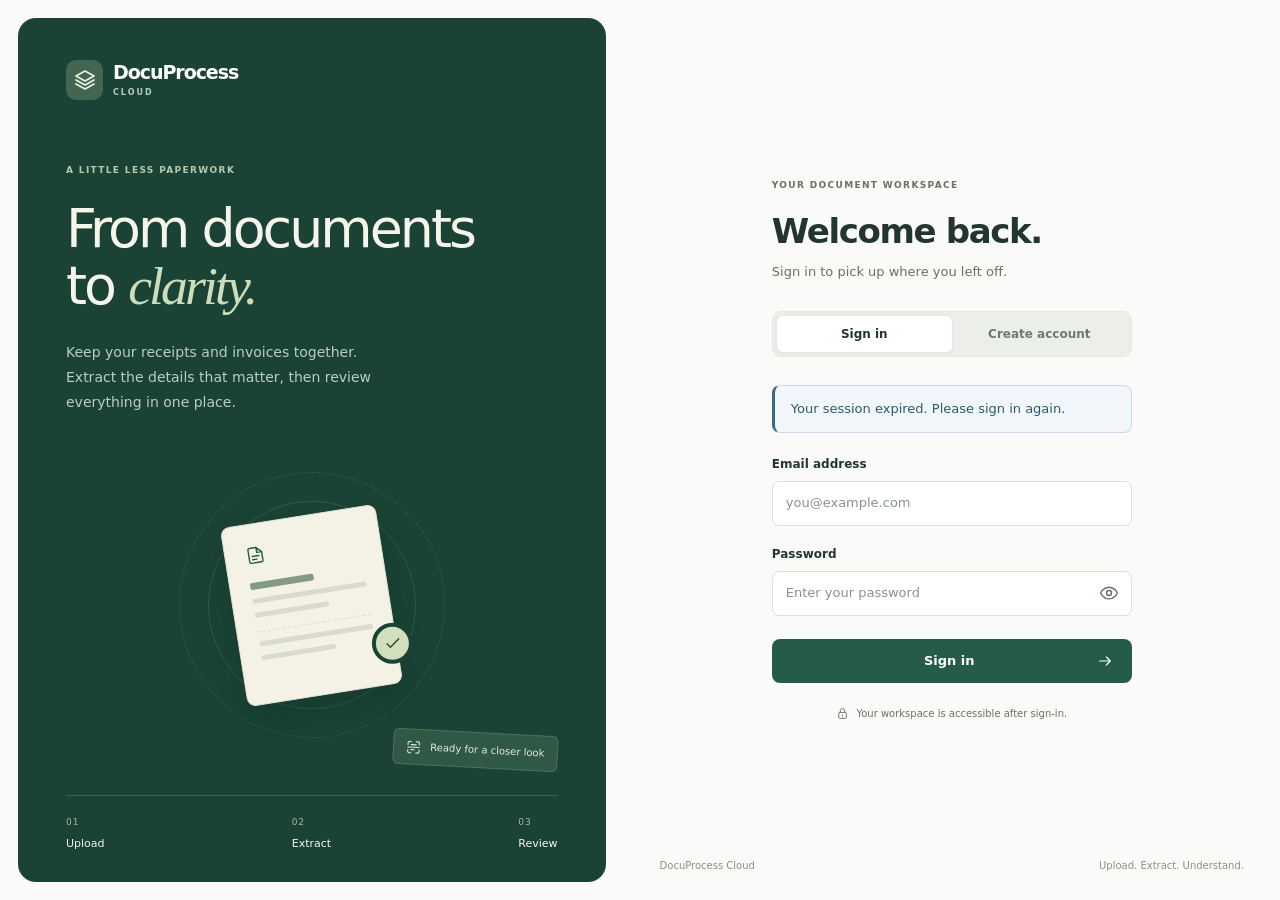
<file: app/frontend/dashboard.html>
<!doctype html>
<html lang="en">
<head>
  <meta charset="utf-8">
  <meta name="viewport" content="width=device-width, initial-scale=1">
  <meta http-equiv="Content-Security-Policy" content="default-src 'self'; connect-src 'self'; img-src 'self' data:; style-src 'self'; script-src 'self'">
  <link rel="stylesheet" href="assets/app.css">
  <title>Documents | DocuProcess Cloud</title>
</head>
<body class="workspace-page">
<a class="skip-link" href="#main-content">Skip to content</a>
<aside class="sidebar">
  <a class="brand" href="dashboard.html" aria-label="DocuProcess Cloud home"><span class="brand-mark"><svg class="icon" aria-hidden="true" focusable="false"><use href="assets/icons.svg#layers"></use></svg></span><span>DocuProcess<span class="brand-subtitle">CLOUD</span></span></a>
  <p class="nav-label">WORKSPACE</p>
  <nav class="workspace-nav" aria-label="Workspace">
    <a aria-label="Documents" class="nav-link is-active" href="dashboard.html" aria-current="page"><svg class="icon" aria-hidden="true" focusable="false"><use href="assets/icons.svg#folder"></use></svg><span>Documents</span><svg class="icon nav-chevron" aria-hidden="true" focusable="false"><use href="assets/icons.svg#chevron-right"></use></svg></a>
    <a class="nav-link" href="dashboard.html#upload-panel"><svg class="icon" aria-hidden="true" focusable="false"><use href="assets/icons.svg#upload"></use></svg><span>Upload document</span></a>
  </nav>
  <div class="sidebar-note"><svg class="icon" aria-hidden="true" focusable="false"><use href="assets/icons.svg#scan"></use></svg><p>A clearer view of<br>your paperwork.</p></div>
  <div class="account">
    <span class="avatar" id="account-avatar" aria-hidden="true">·</span>
    <div class="account-copy"><span id="account-name">Your account</span><span id="account-role">Document workspace</span></div>
    <button class="icon-button logout" id="logout" type="button" disabled aria-label="Sign out" title="Sign out"><svg class="icon" aria-hidden="true" focusable="false"><use href="assets/icons.svg#logout"></use></svg></button>
  </div>
</aside>
<div class="workspace">
  <div class="topbar"><nav class="breadcrumbs" aria-label="Breadcrumb"><span>Workspace</span><svg class="icon" aria-hidden="true" focusable="false"><use href="assets/icons.svg#chevron-right"></use></svg><span aria-current="page">Documents</span></nav><span class="topbar-caption"><svg class="icon" aria-hidden="true" focusable="false"><use href="assets/icons.svg#layers"></use></svg> Document workspace</span></div>
  <main id="main-content" class="main-content">
    <header class="page-header"><div><span class="eyebrow">YOUR WORKSPACE, IN ORDER</span><h1>Documents<span class="heading-dot">.</span></h1><p class="muted">A home for your receipts, invoices, and the details inside them.</p></div><a class="button button--primary" href="#upload-panel"><svg class="icon" aria-hidden="true" focusable="false"><use href="assets/icons.svg#plus"></use></svg> Upload document</a></header>
    <div id="notice" class="notice" role="status" aria-live="polite" hidden></div>
    <section class="stats-grid" aria-label="Summary of loaded documents">
      <div class="stat-card"><span class="stat-icon"><svg class="icon" aria-hidden="true" focusable="false"><use href="assets/icons.svg#folder"></use></svg></span><div><span class="stat-label">Documents loaded</span><strong id="stat-total">—</strong><span class="stat-note">In this view</span></div></div>
      <div class="stat-card"><span class="stat-icon stat-icon--teal"><svg class="icon" aria-hidden="true" focusable="false"><use href="assets/icons.svg#activity"></use></svg></span><div><span class="stat-label">In progress</span><strong id="stat-processing">—</strong><span class="stat-note">Queued or processing</span></div></div>
      <div class="stat-card"><span class="stat-icon stat-icon--amber"><svg class="icon" aria-hidden="true" focusable="false"><use href="assets/icons.svg#alert"></use></svg></span><div><span class="stat-label">Needs attention</span><strong id="stat-review">—</strong><span class="stat-note">Partial or failed results</span></div></div>
    </section>
    <section class="panel upload-panel" id="upload-panel" aria-labelledby="upload-heading">
      <div class="upload-intro"><span class="section-kicker">START WITH A DOCUMENT</span><h2 id="upload-heading">Let’s take a closer look.</h2><p class="muted">Add a receipt or invoice. We’ll extract its details while you get on with your day.</p><span class="format-note"><svg class="icon" aria-hidden="true" focusable="false"><use href="assets/icons.svg#document"></use></svg> One-page PDF, PNG or JPEG · Up to 5 MiB</span></div>
      <form method="post" id="upload" class="upload-form" aria-describedby="notice upload-help">
        <div class="upload-field"><input class="visually-hidden" id="file" name="file" type="file" accept="application/pdf,image/png,image/jpeg" required aria-describedby="upload-help selected-file notice"><label class="dropzone" for="file" id="dropzone"><span class="upload-symbol"><svg class="icon" aria-hidden="true" focusable="false"><use href="assets/icons.svg#upload"></use></svg></span><strong>Choose a file <span>or drop it here</span></strong><span id="upload-help">PDF, PNG or JPEG · Maximum 5 MiB</span></label></div>
        <div class="selected-file" id="selected-file" hidden><span class="file-type-icon"><svg class="icon" aria-hidden="true" focusable="false"><use href="assets/icons.svg#document"></use></svg></span><div><strong id="selected-name"></strong><span id="selected-size"></span></div><button class="icon-button" id="clear-file" type="button" aria-label="Remove selected file"><svg class="icon" aria-hidden="true" focusable="false"><use href="assets/icons.svg#x"></use></svg></button></div>
        <div class="upload-actions"><span class="field-help">One document at a time.</span><button class="button button--primary" type="submit" id="upload-submit" disabled><span>Process document</span><svg class="icon" aria-hidden="true" focusable="false"><use href="assets/icons.svg#arrow-right"></use></svg></button></div>
      </form>
    </section>
    <section class="panel history-panel" aria-labelledby="history-heading">
      <div class="panel-heading"><div><h2 id="history-heading">Recent documents</h2><p class="muted">Follow progress and open any document to see its details.</p></div><button class="button button--secondary button--small" id="refresh" type="button"><svg class="icon" aria-hidden="true" focusable="false"><use href="assets/icons.svg#refresh"></use></svg> Refresh</button></div>
      <div class="history-toolbar"><div class="search-field"><svg class="icon" aria-hidden="true" focusable="false"><use href="assets/icons.svg#search"></use></svg><label class="visually-hidden" for="search">Search loaded documents by filename</label><input id="search" type="search" placeholder="Search by filename…" autocomplete="off"></div><div class="filter-field"><label class="visually-hidden" for="status-filter">Filter loaded documents by status</label><select id="status-filter"><option value="ALL">All statuses</option><option value="PENDING">Pending</option><option value="RUNNING">Processing</option><option value="COMPLETED">Completed</option><option value="PARTIAL">Needs review</option><option value="FAILED">Failed</option></select></div></div>
      <p class="history-count" id="history-count" aria-live="polite">Loading your documents…</p>
      <div class="table-wrap" id="history-table" hidden><table><thead><tr><th scope="col">Document</th><th scope="col">Uploaded</th><th scope="col">Status</th><th scope="col">Total</th><th scope="col"><span class="visually-hidden">Open document</span></th></tr></thead><tbody id="history"></tbody></table></div>
      <div class="empty-state" id="history-state" role="status"><span class="empty-icon"><svg class="icon" aria-hidden="true" focusable="false"><use href="assets/icons.svg#folder"></use></svg></span><h3 id="history-state-title">Getting your workspace ready</h3><p id="history-state-description">Your documents will appear here in a moment.</p><button class="button button--secondary button--small" id="history-retry" type="button" hidden>Try again</button><button class="button button--secondary button--small" id="clear-filters" type="button" hidden>Clear filters</button></div>
      <div class="history-footer"><span class="field-help">Search and summaries cover loaded documents.</span><button class="button button--secondary button--small" id="more" type="button" hidden>Load more <svg class="icon" aria-hidden="true" focusable="false"><use href="assets/icons.svg#arrow-down"></use></svg></button></div>
    </section>
    <footer class="workspace-footer"><span>DocuProcess Cloud</span><span>A clearer view of your documents.</span></footer>
  </main>
</div>
<script type="module" src="assets/dashboard.js"></script>
</body></html>
</file>
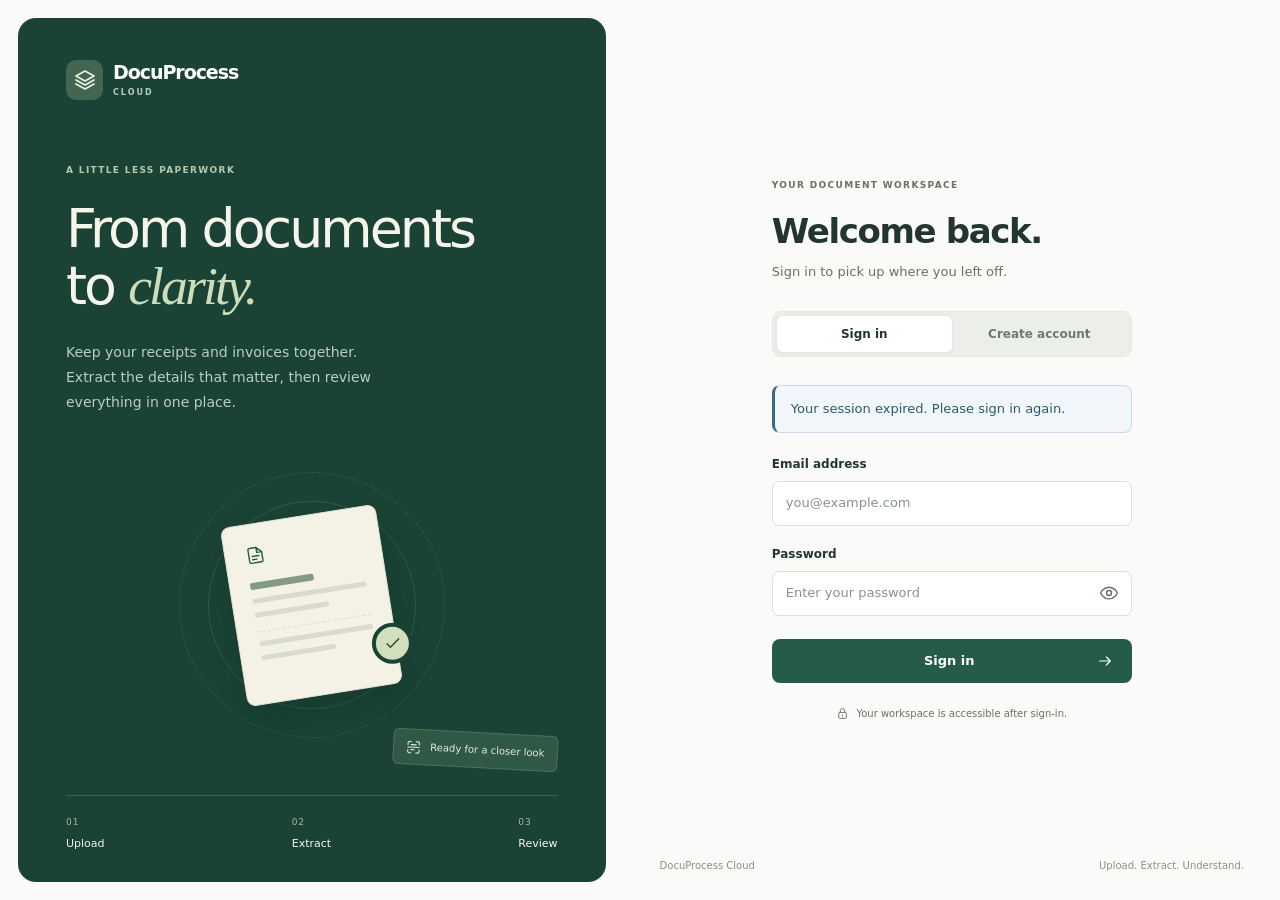
<file: app/frontend/document.html>
<!doctype html>
<html lang="en">
<head>
  <meta charset="utf-8">
  <meta name="viewport" content="width=device-width, initial-scale=1">
  <meta http-equiv="Content-Security-Policy" content="default-src 'self'; connect-src 'self'; img-src 'self' data:; style-src 'self'; script-src 'self'">
  <link rel="stylesheet" href="assets/app.css">
  <title>Document details | DocuProcess Cloud</title>
</head>
<body class="workspace-page">
<a class="skip-link" href="#main-content">Skip to content</a>
<aside class="sidebar">
  <a class="brand" href="dashboard.html" aria-label="DocuProcess Cloud home"><span class="brand-mark"><svg class="icon" aria-hidden="true" focusable="false"><use href="assets/icons.svg#layers"></use></svg></span><span>DocuProcess<span class="brand-subtitle">CLOUD</span></span></a>
  <p class="nav-label">WORKSPACE</p>
  <nav class="workspace-nav" aria-label="Workspace">
    <a aria-label="Documents" class="nav-link " href="dashboard.html" ><svg class="icon" aria-hidden="true" focusable="false"><use href="assets/icons.svg#folder"></use></svg><span>Documents</span><svg class="icon nav-chevron" aria-hidden="true" focusable="false"><use href="assets/icons.svg#chevron-right"></use></svg></a>
    <a class="nav-link" href="dashboard.html#upload-panel"><svg class="icon" aria-hidden="true" focusable="false"><use href="assets/icons.svg#upload"></use></svg><span>Upload document</span></a>
  </nav>
  <div class="sidebar-note"><svg class="icon" aria-hidden="true" focusable="false"><use href="assets/icons.svg#scan"></use></svg><p>A clearer view of<br>your paperwork.</p></div>
  <div class="account">
    <span class="avatar" id="account-avatar" aria-hidden="true">·</span>
    <div class="account-copy"><span id="account-name">Your account</span><span id="account-role">Document workspace</span></div>
    <button class="icon-button logout" id="logout" type="button" disabled aria-label="Sign out" title="Sign out"><svg class="icon" aria-hidden="true" focusable="false"><use href="assets/icons.svg#logout"></use></svg></button>
  </div>
</aside>
<div class="workspace">
  <div class="topbar"><nav class="breadcrumbs" aria-label="Breadcrumb"><span>Workspace</span><svg class="icon" aria-hidden="true" focusable="false"><use href="assets/icons.svg#chevron-right"></use></svg><a href="dashboard.html">Documents</a><svg class="icon" aria-hidden="true" focusable="false"><use href="assets/icons.svg#chevron-right"></use></svg><span aria-current="page">Details</span></nav></div>
  <main id="main-content" class="main-content">
    <header class="page-header detail-header"><div><a class="back-link" href="dashboard.html"><svg class="icon" aria-hidden="true" focusable="false"><use href="assets/icons.svg#arrow-left"></use></svg> Back to documents</a><h1 id="filename">Document details</h1><p class="muted" id="document-meta">Loading document information…</p></div><div class="detail-header-actions"><span id="document-status"></span><button class="button button--secondary button--small" id="refresh-document" type="button"><svg class="icon" aria-hidden="true" focusable="false"><use href="assets/icons.svg#refresh"></use></svg> Refresh</button></div></header>
    <div id="notice" class="notice" role="status" aria-live="polite" hidden></div>
    <section class="panel processing-panel" aria-labelledby="progress-heading"><h2 class="visually-hidden" id="progress-heading">Processing progress</h2><ol class="processing-steps"><li id="step-received"><span class="step-marker"><svg class="icon" aria-hidden="true" focusable="false"><use href="assets/icons.svg#check"></use></svg></span><span>Received<small>Document accepted</small></span></li><li id="step-processing"><span class="step-marker"><svg class="icon" aria-hidden="true" focusable="false"><use href="assets/icons.svg#scan"></use></svg></span><span>Processing<small>Reading the details</small></span></li><li id="step-result"><span class="step-marker"><svg class="icon" aria-hidden="true" focusable="false"><use href="assets/icons.svg#document"></use></svg></span><span>Result<small>Ready for review</small></span></li></ol><p id="processing-message" class="processing-message">Getting the latest processing status…</p></section>
    <section class="result-summary" aria-label="Extraction summary">
      <div class="summary-card summary-card--total"><span class="summary-label">Extracted total</span><strong id="summary-total">—</strong><span id="summary-total-note">Available after extraction</span></div>
      <div class="summary-card"><span class="summary-label"><svg class="icon" aria-hidden="true" focusable="false"><use href="assets/icons.svg#store"></use></svg> Merchant</span><strong id="summary-merchant">—</strong><span>As shown on the document</span></div>
      <div class="summary-card"><span class="summary-label"><svg class="icon" aria-hidden="true" focusable="false"><use href="assets/icons.svg#calendar"></use></svg> Issue date</span><strong id="summary-date">—</strong><span>Document date</span></div>
      <div class="summary-card"><span class="summary-label"><svg class="icon" aria-hidden="true" focusable="false"><use href="assets/icons.svg#scan"></use></svg> OCR confidence</span><strong id="summary-confidence">—</strong><span>Review against the original</span></div>
    </section>
    <div class="detail-grid">
      <section class="panel fields-panel" aria-labelledby="fields-heading"><div class="panel-heading"><div><span class="section-kicker">THE DETAILS THAT MATTER</span><h2 id="fields-heading">Extracted information</h2></div><svg class="icon panel-heading-icon" aria-hidden="true" focusable="false"><use href="assets/icons.svg#document"></use></svg></div><dl id="fields" class="field-grid"><div class="field-placeholder">The extracted details will appear here.</div></dl></section>
      <div class="detail-aside">
        <section class="panel validation-panel" aria-labelledby="warnings-heading"><div class="panel-heading"><h2 id="warnings-heading">Review notes</h2><span class="count-badge" id="warning-count">—</span></div><p class="muted" id="warnings-empty">Validation notes will appear after processing.</p><ul id="warnings" class="warnings-list"></ul></section>
        <details class="panel confidence-panel"><summary>Field confidence <svg class="icon" aria-hidden="true" focusable="false"><use href="assets/icons.svg#chevron-down"></use></svg></summary><p class="field-help">OCR confidence describes recognition certainty. Check important details against your original document.</p><div id="confidence" class="confidence-list"></div></details>
      </div>
    </div>
    <section class="panel line-items-panel" aria-labelledby="line-items-heading"><div class="panel-heading"><div><h2 id="line-items-heading">Line items</h2><p class="muted">Individual entries found in the document.</p></div></div><div id="line-items" class="line-items-empty">Line items will appear after extraction.</div></section>
    <details class="panel processing-details"><summary>Processing details <svg class="icon" aria-hidden="true" focusable="false"><use href="assets/icons.svg#chevron-down"></use></svg></summary><dl id="processing" class="field-grid"></dl></details>
    <footer class="workspace-footer"><span>DocuProcess Cloud</span><span>Review extracted details before using them.</span></footer>
  </main>
</div>
<script type="module" src="assets/document.js"></script>
</body></html>
</file>
<file: app/frontend/assets/app.css>
:root {
  color-scheme: light;
  --ink: #22352e;
  --muted: #657264;
  --green: #245c49;
  --green-dark: #173e31;
  --green-soft: #eaf2ec;
  --canvas: #f5f6f3;
  --surface: #fff;
  --border: #e1e6df;
  --amber: #946016;
  --amber-soft: #fcf5e9;
  --red: #ab4034;
  font-family: "Segoe UI", system-ui, -apple-system, sans-serif;
  font-size: 14px;
  line-height: 1.55;
  color: var(--ink);
  background: var(--canvas);
}
* { box-sizing: border-box; }
[hidden] { display: none !important; }
body { margin: 0; }
button, input, select { font: inherit; }
button, a, input, select, summary { -webkit-tap-highlight-color: transparent; }
button, select, summary { cursor: pointer; }
a { color: var(--green); text-decoration: none; }
a:hover { text-decoration: underline; }
button { color: inherit; }
button:disabled { opacity: .5; cursor: not-allowed; }
h1, h2, h3, p { margin: 0; }
h1, h2, h3 { line-height: 1.2; }
h1 { font-size: 38px; font-weight: 650; letter-spacing: -.045em; }
h2 { font-size: 19px; font-weight: 650; letter-spacing: -.025em; }
h3 { font-size: 16px; font-weight: 600; }
:focus-visible { outline: 3px solid #b0812e; outline-offset: 4px; }
.icon { display: inline-block; width: 20px; height: 20px; flex-shrink: 0; fill: none; stroke: currentColor; stroke-width: 1.7; stroke-linecap: round; stroke-linejoin: round; vertical-align: middle; }
.muted { color: var(--muted); line-height: 1.7; }
.eyebrow, .section-kicker, .nav-label { font-size: 10px; font-weight: 650; letter-spacing: .15em; }
.eyebrow { display: block; color: var(--green); margin-bottom: 10px; }
.section-kicker { display: block; color: var(--muted); margin-bottom: 10px; }
.field-help { font-size: 12px; line-height: 1.6; color: var(--muted); }
.visually-hidden { position: absolute; width: 1px; height: 1px; padding: 0; margin: -1px; overflow: hidden; clip: rect(0, 0, 0, 0); white-space: nowrap; border: 0; }
.skip-link { position: fixed; left: 16px; top: -100px; z-index: 100; background: var(--surface); padding: 12px 18px; border-radius: 8px; }
.skip-link:focus { top: 16px; }
.button { border: 1px solid transparent; display: inline-flex; align-items: center; justify-content: center; gap: 9px; padding: 11px 18px; min-height: 44px; border-radius: 8px; font-weight: 600; font-size: 13px; white-space: nowrap; transition: background .15s, border-color .15s; }
.button:hover { text-decoration: none; }
.button--primary { background: var(--green); color: #fff; }
.button--primary:hover:not(:disabled) { background: var(--green-dark); }
.button--secondary { background: #fff; border-color: var(--border); color: var(--ink); }
.button--secondary:hover:not(:disabled) { background: #f7f9f6; border-color: #b8c7bb; }
.button--small { min-height: 36px; padding: 7px 12px; font-size: 12px; }
.button--small .icon { width: 16px; height: 16px; }
.icon-button { display: inline-flex; align-items: center; justify-content: center; padding: 9px; width: 38px; height: 38px; border: 1px solid transparent; border-radius: 8px; background: transparent; color: var(--muted); }
.icon-button:hover { color: var(--green); background: var(--green-soft); }
.brand { display: inline-flex; align-items: center; gap: 10px; color: var(--ink); font-size: 19px; line-height: 1.1; font-weight: 650; letter-spacing: -.055em; }
.brand:hover { text-decoration: none; }
.brand-mark { display: grid; place-items: center; background: var(--green); color: white; width: 37px; height: 40px; border-radius: 10px; }
.brand-mark .icon { width: 24px; height: 24px; }
.brand-subtitle { display: block; margin-top: 6px; font-size: 8px; font-weight: 600; letter-spacing: .25em; color: var(--muted); }
.notice { padding: 13px 16px; border: 1px solid #e7c7c1; border-left: 3px solid var(--red); border-radius: 8px; background: #fff5f2; color: #8e3529; font-size: 13px; margin: 0 0 22px; overflow-wrap: anywhere; }
.notice--success { border-color: #c1d9c6; border-left-color: var(--green); background: #edf5ee; color: var(--green-dark); }
.notice--info { border-color: #cad9e3; border-left-color: #3c6a83; background: #f0f6f9; color: #2f596c; }

/* Account access */
.auth-page { background: #fafbf8; }
.auth-layout { min-height: 100svh; display: grid; grid-template-columns: minmax(390px, .95fr) minmax(440px, 1fr); }
.auth-story { margin: 18px; padding: 42px 48px 30px; border-radius: 18px; background: #1a4335; color: #f6f5ec; display: flex; flex-direction: column; min-height: 730px; position: relative; overflow: hidden; }
.auth-story .brand { color: #fff; align-self: flex-start; }
.auth-story .brand-mark { background: #426652; color: #e9efdf; }
.auth-story .brand-subtitle { color: #b9cdbd; }
.story-copy { margin-top: 64px; max-width: 420px; position: relative; z-index: 1; }
.auth-story .eyebrow { color: #b5cbb0; margin-bottom: 22px; font-size: 9px; }
.story-copy h1 { font-size: clamp(42px, 4.2vw, 66px); letter-spacing: -.055em; font-weight: 500; line-height: 1.07; }
.story-copy em { font-family: Georgia, "Times New Roman", serif; font-weight: 400; color: #cdddba; }
.story-copy p { color: #bccdc1; margin-top: 24px; max-width: 345px; line-height: 1.8; font-size: 14px; }
.document-scene { position: relative; min-height: 235px; display: grid; place-items: center; flex: 1; margin: 16px 0; }
.scene-grid { position: absolute; border: 1px solid #527260; border-radius: 50%; height: 208px; width: 208px; opacity: .45; }
.scene-grid::before { content: ""; position: absolute; inset: -30px; border-radius: 50%; border: 1px dashed #527260; }
.paper { position: relative; background: #f4f1e5; border: 1px solid #e7e5d8; border-radius: 9px; width: 157px; height: 181px; padding: 20px; transform: rotate(-9deg); box-shadow: 0 16px 26px #0b2a2340; }
.paper-icon { display: block; color: var(--green); margin-bottom: 16px; }
.paper-line { display: block; background: #d9dbce; height: 5px; width: 100%; border-radius: 2px; margin-top: 9px; }
.paper-line--title { background: #839b83; width: 56%; height: 7px; }
.paper-line--short { width: 65%; }
.paper-divider { margin-top: 14px; border-top: 1px dashed #d9dbce; }
.paper-check { position: absolute; right: -17px; bottom: 19px; height: 41px; width: 41px; display: grid; place-items: center; border-radius: 50%; background: #d1dfbd; border: 4px solid #1a4335; color: #274b35; transform: rotate(9deg); }
.scene-label { position: absolute; bottom: 12px; right: 0; font-size: 10px; background: #2f5846; border: 1px solid #52705a; color: #e4ecdc; padding: 9px 12px; border-radius: 6px; transform: rotate(3deg); }
.scene-label .icon { width: 15px; height: 15px; margin-right: 6px; }
.workflow { display: flex; justify-content: space-between; padding: 20px 0 0; margin: 0; list-style: none; border-top: 1px solid #406250; font-size: 11px; gap: 10px; }
.workflow span { display: block; color: #a6bd9a; margin-bottom: 5px; font-size: 9px; letter-spacing: .1em; }
.auth-main { display: flex; flex-direction: column; align-items: center; justify-content: center; padding: 70px 52px; position: relative; min-width: 0; }
.auth-card { width: 100%; max-width: 360px; }
.auth-card > .eyebrow { font-size: 9px; color: var(--muted); margin-bottom: 18px; }
.auth-card h2 { font-size: 34px; letter-spacing: -.04em; margin-bottom: 9px; }
.auth-card > .muted { font-size: 13px; }
.auth-tabs { display: flex; background: #ecefe9; border: 1px solid #e5e9df; padding: 4px; border-radius: 9px; margin: 28px 0; }
.auth-tabs button { flex: 1; padding: 9px 12px; border: 0; border-radius: 6px; font-size: 12px; color: #6c7a70; background: transparent; font-weight: 600; }
.auth-tabs button[aria-selected="true"] { background: #fff; box-shadow: 0 1px 4px #23372b12; color: var(--ink); }
.form-field { margin-bottom: 19px; }
.form-field label { display: block; font-weight: 600; font-size: 12px; margin-bottom: 7px; }
.form-field input { display: block; width: 100%; min-width: 0; min-height: 45px; border: 1px solid #dce1d7; border-radius: 7px; padding: 11px 13px; background: #fff; color: var(--ink); font-size: 13px; }
.form-field input::placeholder { color: #89948a; }
.form-field input:focus { border-color: #72917b; }
.password-field { position: relative; }
.password-field input { padding-right: 48px; }
.password-toggle { border: 0; border-radius: 6px; background: transparent; position: absolute; right: 4px; top: 4px; display: grid; place-items: center; height: 37px; width: 37px; color: var(--muted); }
.password-toggle[aria-pressed="true"] { background: var(--green-soft); color: var(--green); }
.form-field .field-help { margin-top: 8px; font-size: 11px; }
.auth-submit { width: 100%; margin-top: 4px; }
.auth-submit .icon { width: 16px; height: 16px; margin-left: auto; }
.auth-submit span { margin-left: auto; padding-left: 20px; }
.auth-footnote { display: flex; align-items: center; justify-content: center; gap: 7px; font-size: 10px; color: var(--muted); margin-top: 23px; }
.auth-footnote .icon { width: 13px; height: 13px; }
.auth-footer { position: absolute; bottom: 27px; left: 36px; right: 36px; display: flex; justify-content: space-between; gap: 16px; font-size: 10px; color: #899184; }

/* Workspace */
.sidebar { position: fixed; inset: 0 auto 0 0; width: 224px; padding: 30px 18px 20px; background: #fbfcf9; border-right: 1px solid var(--border); display: flex; flex-direction: column; z-index: 20; }
.sidebar .brand { margin: 0 6px 43px; font-size: 18px; gap: 9px; }
.sidebar .brand-mark { width: 34px; height: 37px; }
.nav-label { color: var(--muted); font-size: 9px; margin: 0 13px 10px; }
.workspace-nav { display: grid; gap: 5px; }
.nav-link { display: flex; gap: 11px; align-items: center; border-radius: 7px; padding: 11px 12px; font-size: 13px; color: #6a766b; }
.nav-link:hover { text-decoration: none; background: #f0f4ed; color: var(--green); }
.nav-link.is-active { background: #eaf0e7; color: #28553c; font-weight: 600; }
.nav-link .icon { width: 18px; height: 18px; }
.nav-chevron { margin-left: auto; width: 13px !important; opacity: .7; }
.sidebar-note { margin-top: auto; color: #83917f; padding: 26px 12px; font-size: 11px; }
.sidebar-note > .icon { width: 23px; height: 23px; margin-bottom: 11px; color: #91a28c; }
.account { display: flex; align-items: center; gap: 8px; border-top: 1px solid var(--border); padding: 18px 2px 0; min-width: 0; }
.avatar { width: 31px; height: 31px; flex-shrink: 0; display: grid; place-items: center; border-radius: 50%; color: var(--green); background: #e5edde; font-size: 12px; font-weight: 600; }
.account-copy { display: grid; min-width: 0; flex: 1; }
#account-name { font-size: 11px; font-weight: 600; overflow: hidden; text-overflow: ellipsis; white-space: nowrap; }
#account-role { font-size: 9px; color: var(--muted); margin-top: 3px; }
.logout { width: 29px; padding: 5px; }
.logout .icon { width: 17px; height: 17px; }
.workspace { margin-left: 224px; min-width: 0; }
.topbar { min-height: 65px; padding: 16px 36px; display: flex; align-items: center; justify-content: space-between; gap: 20px; background: var(--surface); border-bottom: 1px solid var(--border); }
.breadcrumbs { display: flex; align-items: center; gap: 10px; font-size: 11px; color: #8a948a; }
.breadcrumbs .icon { width: 12px; height: 12px; color: #a3ada1; }
.breadcrumbs [aria-current] { color: #445647; }
.topbar-caption { display: inline-flex; align-items: center; gap: 7px; font-size: 10px; color: var(--muted); }
.topbar-caption .icon { width: 14px; height: 14px; }
.main-content { padding: 35px 36px 0; max-width: 1400px; margin: auto; }
.page-header { display: flex; align-items: center; justify-content: space-between; gap: 22px; margin-bottom: 28px; }
.page-header .eyebrow { font-size: 9px; margin-bottom: 11px; color: #7c8a78; }
.page-header .muted { font-size: 12px; margin-top: 11px; }
.heading-dot { color: #7e9b65; }
.panel { background: var(--surface); border: 1px solid var(--border); border-radius: 11px; overflow: hidden; }
.panel-heading { display: flex; align-items: flex-start; justify-content: space-between; gap: 16px; padding: 24px; }
.panel-heading h2 { font-size: 17px; }
.panel-heading .muted { font-size: 11px; margin-top: 7px; }
.panel-heading .section-kicker { font-size: 8px; margin-bottom: 9px; }
.panel-heading-icon { color: #7b8b78; }
.stats-grid { display: grid; grid-template-columns: repeat(3, minmax(0, 1fr)); gap: 16px; margin-bottom: 22px; }
.stat-card { display: flex; align-items: flex-start; gap: 15px; background: var(--surface); border: 1px solid var(--border); padding: 21px; border-radius: 10px; }
.stat-icon { display: grid; place-items: center; background: #f0f2eb; color: #60714f; width: 38px; height: 38px; border-radius: 9px; }
.stat-icon--teal { background: #eaf2ef; color: #3c7b6b; }
.stat-icon--amber { background: #faf3e5; color: #b28a39; }
.stat-card > div { display: flex; flex-direction: column; }
.stat-label { font-size: 12px; color: #6a7869; }
.stat-card strong { font-size: 30px; font-weight: 600; line-height: 1.3; letter-spacing: -.04em; margin: 5px 0 2px; font-variant-numeric: tabular-nums; }
.stat-note { color: var(--muted); font-size: 11px; }
.upload-panel { display: grid; grid-template-columns: .9fr 1.15fr; gap: 32px; padding: 27px; margin-bottom: 26px; scroll-margin-top: 24px; }
.upload-intro { display: flex; flex-direction: column; justify-content: center; align-items: flex-start; }
.upload-intro .section-kicker { font-size: 8px; color: #7e8d74; }
.upload-intro h2 { font-size: 23px; max-width: 260px; letter-spacing: -.035em; }
.upload-intro .muted { font-size: 13px; max-width: 290px; margin: 12px 0 20px; }
.format-note { display: inline-flex; align-items: center; gap: 6px; font-size: 10px; color: var(--muted); }
.format-note .icon { width: 14px; height: 14px; }
.upload-form { min-width: 0; }
.upload-field { position: relative; }
.dropzone { display: flex; align-items: center; flex-direction: column; justify-content: center; cursor: pointer; min-height: 155px; padding: 20px 10px; border: 1px dashed #bacab7; background: #fafcf8; border-radius: 9px; text-align: center; }
.dropzone:hover, .dropzone.is-dragging { border-color: var(--green); background: #f0f5eb; }
.upload-field:focus-within .dropzone { outline: 3px solid #b0812e; outline-offset: 3px; }
.upload-symbol { display: grid; place-items: center; background: white; border: 1px solid #e2e9db; border-radius: 9px; width: 39px; height: 39px; color: var(--green); margin-bottom: 11px; }
.dropzone strong { font-size: 12px; color: var(--green); font-weight: 600; }
.dropzone strong span { color: #6e7b68; font-weight: 400; }
#upload-help { font-size: 10px; color: var(--muted); margin-top: 5px; }
.upload-actions { display: flex; align-items: center; justify-content: space-between; gap: 12px; padding-top: 14px; }
.upload-actions .field-help { font-size: 10px; }
.upload-actions .button { min-height: 38px; padding: 8px 14px; font-size: 11px; }
.upload-actions .icon { width: 16px; height: 16px; }
.selected-file { display: flex; align-items: center; gap: 10px; padding: 12px 0 0; min-width: 0; }
.selected-file > div { display: flex; flex: 1; flex-direction: column; min-width: 0; }
#selected-name { overflow: hidden; text-overflow: ellipsis; white-space: nowrap; font-size: 11px; font-weight: 600; }
#selected-size { font-size: 10px; color: var(--muted); }
.file-type-icon { display: grid; place-items: center; width: 33px; height: 37px; background: #eef2e9; border: 1px solid #e4e9dc; border-radius: 6px; color: #6b815e; flex-shrink: 0; }
.file-type-icon .icon { width: 17px; height: 17px; }
.history-toolbar { display: flex; align-items: center; gap: 12px; padding: 0 24px 15px; }
.search-field { position: relative; flex: 1; max-width: 345px; }
.search-field > .icon { position: absolute; top: 11px; left: 11px; width: 16px; height: 16px; color: #9ba497; pointer-events: none; }
.search-field input { width: 100%; border: 1px solid var(--border); background: #fbfcf9; border-radius: 7px; padding: 9px 11px 9px 34px; min-height: 38px; font-size: 11px; color: var(--ink); }
.search-field input::placeholder { color: #909b89; }
.filter-field { margin-left: auto; }
.filter-field select { border: 1px solid var(--border); border-radius: 7px; padding: 9px 26px 9px 10px; min-height: 38px; color: #53634e; font-size: 11px; background: #fff; }
.history-count { padding: 0 24px 12px; font-size: 11px; color: var(--muted); }
.table-wrap { position: relative; width: 100%; overflow-x: auto; }
table { width: 100%; border-collapse: collapse; text-align: left; }
.history-panel table { min-width: 590px; }
th { padding: 11px 22px; background: #f8faf6; color: var(--muted); border-top: 1px solid #e9ede4; border-bottom: 1px solid #e9ede4; font-size: 10px; font-weight: 600; letter-spacing: .05em; text-transform: uppercase; }
td { padding: 17px 22px; border-bottom: 1px solid #edf0e9; font-size: 12px; color: #61705a; vertical-align: middle; }
tbody tr:last-child td { border-bottom: 0; }
tbody tr:hover { background: #fcfdfb; }
.file-cell { display: flex; align-items: center; gap: 11px; min-width: 170px; max-width: 350px; }
.file-copy { display: grid; min-width: 0; gap: 4px; }
.file-copy a { color: #334b34; font-weight: 600; font-size: 12px; overflow-wrap: anywhere; }
.file-copy small { color: var(--muted); font-size: 10px; }
.table-amount { color: #3a5139; font-weight: 600; white-space: nowrap; font-variant-numeric: tabular-nums; }
.row-link { color: #91a187; }
.row-link .icon { width: 15px; height: 15px; }
.history-footer { display: flex; align-items: center; justify-content: space-between; gap: 16px; padding: 17px 24px; border-top: 1px solid #edf0e8; }
.history-footer .field-help { font-size: 10px; }
.empty-state { display: flex; flex-direction: column; align-items: center; text-align: center; padding: 38px 22px 42px; }
.empty-icon { display: grid; place-items: center; width: 50px; height: 50px; border-radius: 13px; background: #f0f4eb; color: #8a9b7b; margin-bottom: 16px; }
.empty-icon .icon { width: 25px; height: 25px; }
.empty-state h3 { font-size: 15px; margin-bottom: 9px; }
.empty-state p { color: var(--muted); font-size: 11px; max-width: 330px; margin-bottom: 18px; }
.status-badge { display: inline-flex; align-items: center; gap: 6px; padding: 5px 9px; border: 1px solid #e0e5da; border-radius: 6px; background: #f3f5f0; color: #7a8770; font-size: 11px; font-weight: 500; white-space: nowrap; }
.status-badge::before { content: ""; border-radius: 50%; width: 5px; height: 5px; background: currentColor; }
.status-badge[data-state="COMPLETED"] { color: #377747; background: #eff7ed; border-color: #d8e9d2; }
.status-badge[data-state="RUNNING"] { color: #3a8071; background: #edf7f3; border-color: #d5e9de; }
.status-badge[data-state="RUNNING"]::before { animation: pulse 1.5s ease-in-out infinite; }
.status-badge[data-state="PARTIAL"] { color: #a97a23; background: #fcf7e9; border-color: #f0e2bd; }
.status-badge[data-state="FAILED"] { color: #a64b3a; background: #fff2ec; border-color: #f0d4c5; }
.workspace-footer { display: flex; justify-content: space-between; gap: 20px; padding: 25px 0; font-size: 9px; color: var(--muted); }

/* Results */
.back-link { display: inline-flex; align-items: center; gap: 6px; font-size: 11px; color: #839076; margin-bottom: 16px; }
.back-link .icon { width: 14px; height: 14px; }
.detail-header h1 { font-size: 29px; overflow-wrap: anywhere; }
.detail-header > div:first-child { min-width: 0; }
.detail-header-actions { display: flex; align-items: center; gap: 12px; flex-shrink: 0; }
.processing-panel { margin-bottom: 20px; padding: 24px; }
.processing-steps { display: grid; grid-template-columns: repeat(3, minmax(0, 1fr)); gap: 30px; list-style: none; margin: 0; padding: 0; }
.processing-steps li { display: flex; align-items: center; gap: 12px; border-bottom: 2px solid #edf0e7; padding: 0 0 18px; color: #96a08a; font-size: 12px; }
.processing-steps small { display: block; font-size: 10px; margin-top: 4px; color: #a3ab99; font-weight: 400; }
.step-marker { display: grid; place-items: center; height: 33px; width: 33px; border-radius: 50%; border: 1px solid #e6ebdf; background: #f8faf4; flex-shrink: 0; }
.step-marker .icon { width: 17px; height: 17px; }
.processing-steps li.is-complete { color: #4c7850; border-color: #b8cfaa; }
.processing-steps li.is-complete .step-marker { background: #eaf2e1; border-color: #dce6cc; }
.processing-steps li.is-current { color: var(--green); border-color: var(--green); font-weight: 600; }
.processing-steps li.is-current .step-marker { background: var(--green); border-color: var(--green); color: white; }
.processing-steps li.is-failed { color: var(--red); border-color: #dcb2a0; }
.processing-steps li.is-failed .step-marker { background: #f9ede5; color: var(--red); border-color: #eaccbc; }
.processing-message { margin-top: 14px; color: #88937d; font-size: 11px; }
.result-summary { display: grid; grid-template-columns: repeat(4, minmax(0, 1fr)); gap: 14px; margin-bottom: 24px; }
.summary-card { display: flex; flex-direction: column; min-width: 0; padding: 22px 19px; background: white; border: 1px solid var(--border); border-radius: 10px; gap: 12px; }
.summary-label { display: flex; align-items: center; gap: 7px; color: var(--muted); font-size: 10px; }
.summary-label .icon { width: 15px; height: 15px; }
.summary-card strong { color: #354f32; font-size: 17px; font-weight: 600; letter-spacing: -.03em; line-height: 1.3; overflow-wrap: anywhere; font-variant-numeric: tabular-nums; }
.summary-card > span:last-child { font-size: 9px; color: var(--muted); margin-top: auto; }
.summary-card--total { background: var(--green-dark); border-color: var(--green-dark); }
.summary-card--total .summary-label { color: #b7c9ae; }
.summary-card--total strong { color: #f5f7ed; font-size: 23px; font-weight: 500; }
.summary-card--total > span:last-child { color: #a3bc9a; }
.detail-grid { display: grid; grid-template-columns: minmax(0, 1.7fr) minmax(0, 1fr); gap: 22px; margin-bottom: 22px; align-items: start; }
.field-grid { display: grid; grid-template-columns: repeat(2, minmax(0, 1fr)); margin: 0; padding: 0 24px 24px; gap: 0 22px; }
.field-grid > div { border-top: 1px solid #ecf0e6; padding: 16px 0 0; margin-top: 13px; min-width: 0; }
.field-grid dt { font-size: 11px; color: var(--muted); margin-bottom: 7px; }
.field-grid dd { margin: 0; font-size: 13px; font-weight: 500; color: #425c3d; overflow-wrap: anywhere; font-variant-numeric: tabular-nums; }
.field-grid .field-placeholder { grid-column: 1 / -1; color: #89967b; font-size: 12px; border-top: 0; }
.detail-aside { display: grid; gap: 20px; }
.count-badge { display: inline-grid; place-items: center; border-radius: 5px; min-width: 22px; padding: 2px 6px; background: #f2f4ec; color: #8b967f; font-size: 10px; }
.validation-panel > .muted { margin: 0 24px 22px; font-size: 11px; }
.warnings-list { list-style: none; padding: 0 22px; margin: 0; }
.warnings-list li { padding: 12px 0 14px; border-top: 1px solid #eef0e9; font-size: 11px; color: #879476; overflow-wrap: anywhere; }
.warnings-list li strong { display: block; font-size: 11px; color: #92703b; font-weight: 600; margin-bottom: 5px; }
details.panel { padding: 19px 22px; }
details.panel > summary { list-style: none; font-size: 12px; font-weight: 600; display: flex; justify-content: space-between; align-items: center; gap: 15px; }
details.panel > summary::-webkit-details-marker { display: none; }
details.panel > summary .icon { width: 16px; height: 16px; color: #96a088; }
details.panel[open] > summary .icon { transform: rotate(180deg); }
.confidence-panel > .field-help { font-size: 10px; margin-top: 15px; }
.confidence-list { padding-top: 16px; }
.confidence-entry { display: grid; grid-template-columns: 1fr auto; gap: 5px; margin-bottom: 14px; font-size: 10px; color: #839174; }
.confidence-entry strong { font-size: 10px; font-weight: 500; color: #54724b; }
.confidence-entry meter { grid-column: 1 / -1; width: 100%; height: 7px; accent-color: #7e9a69; }
meter::-webkit-meter-bar { background: #edf1e6; border: 0; border-radius: 4px; }
meter::-webkit-meter-optimum-value { background: #8da776; border-radius: 4px; }
.line-items-panel { margin-bottom: 20px; }
.line-items-empty { padding: 0 24px 24px; font-size: 11px; color: var(--muted); }
.line-items-panel table { min-width: 500px; }
.processing-details .field-grid { padding: 12px 0 0; grid-template-columns: repeat(3, minmax(0, 1fr)); }
@keyframes pulse { 50% { opacity: .35; } }
@media (min-width: 1500px) {
  .auth-story { padding-left: 65px; padding-right: 65px; }
  .story-copy { margin-top: 80px; }
}
@media (max-width: 1150px) {
  .sidebar { width: 205px; }
  .workspace { margin-left: 205px; }
  .main-content { padding: 28px 25px 0; }
  .topbar { padding-left: 25px; padding-right: 25px; }
  .upload-panel { gap: 23px; padding: 23px; grid-template-columns: .9fr 1fr; }
  .format-note { align-items: flex-start; font-size: 9px; }
  .stat-card { padding: 17px; gap: 10px; }
  .stat-icon { width: 31px; height: 31px; }
  .stat-icon .icon { width: 17px; height: 17px; }
  .stat-note { font-size: 9px; }
  .detail-grid { grid-template-columns: minmax(0, 1.4fr) minmax(0, 1fr); }
  .summary-card { padding: 17px 14px; }
  .summary-card strong { font-size: 15px; }
  .summary-card--total strong { font-size: 21px; }
  td, th { padding-left: 17px; padding-right: 17px; }
}
@media (max-width: 920px) {
  .sidebar { position: sticky; top: 0; inset: 0 0 auto; width: 100%; padding: 12px 21px; flex-direction: row; align-items: center; gap: 20px; border-right: 0; border-bottom: 1px solid var(--border); }
  .sidebar .brand { margin: 0; font-size: 17px; }
  .sidebar .brand-mark { width: 31px; height: 34px; }
  .sidebar .brand-subtitle { font-size: 7px; }
  .nav-label, .sidebar-note { display: none; }
  .workspace-nav { margin-left: auto; display: flex; }
  .nav-link { font-size: 11px; padding: 9px; gap: 7px; }
  .nav-chevron { display: none; }
  .account { padding: 0; border: 0; }
  .account-copy { display: none; }
  .workspace { margin-left: 0; }
  .topbar { min-height: 51px; padding-top: 12px; padding-bottom: 12px; }
  .upload-panel { scroll-margin-top: 85px; }
  .auth-layout { grid-template-columns: minmax(330px, .9fr) minmax(370px, 1fr); }
  .auth-story { padding: 30px; margin: 12px; min-height: 710px; }
  .story-copy h1 { font-size: 46px; }
  .auth-main { padding: 70px 35px; }
  .scene-label { right: -10px; }
}
@media (max-width: 720px) {
  .auth-layout { display: block; }
  .auth-story { min-height: 0; margin: 10px; padding: 25px; border-radius: 12px; }
  .story-copy { margin-top: 32px; max-width: none; }
  .story-copy h1 { font-size: 37px; }
  .story-copy h1 br { display: none; }
  .story-copy p { max-width: none; font-size: 12px; margin-top: 15px; }
  .auth-story .eyebrow { margin-bottom: 12px; }
  .document-scene, .workflow { display: none; }
  .auth-main { padding: 30px 28px 80px; }
  .auth-card { max-width: 420px; }
  .auth-card h2 { font-size: 29px; }
  .auth-footer { bottom: 25px; left: 28px; right: 28px; }
  .main-content { padding: 25px 18px 0; }
  .sidebar { padding: 12px 18px; gap: 12px; }
  .workspace-nav .nav-link:last-child { display: none; }
  .topbar { padding: 12px 18px; }
  .topbar-caption { display: none; }
  .page-header h1 { font-size: 32px; }
  .page-header .muted { max-width: 360px; }
  .page-header .button { font-size: 11px; padding: 10px 13px; }
  .stats-grid { gap: 10px; }
  .stat-card { display: block; padding: 16px 12px; }
  .stat-icon { width: 29px; height: 29px; margin-bottom: 11px; }
  .stat-label { font-size: 10px; }
  .stat-card strong { font-size: 27px; }
  .stat-note { line-height: 1.5; font-size: 9px; }
  .upload-panel { grid-template-columns: 1fr; gap: 18px; }
  .upload-intro h2 { max-width: none; font-size: 21px; }
  .upload-intro .muted { max-width: none; margin-bottom: 12px; }
  .format-note { font-size: 10px; }
  .panel-heading { padding: 21px; }
  .history-toolbar { padding-left: 21px; padding-right: 21px; gap: 10px; }
  .history-count { padding-left: 21px; }
  .history-footer { padding-left: 21px; padding-right: 21px; }
  .result-summary { grid-template-columns: repeat(2, minmax(0, 1fr)); gap: 11px; }
  .detail-grid { grid-template-columns: 1fr; gap: 20px; }
  .detail-aside { grid-template-columns: repeat(2, minmax(0, 1fr)); align-items: start; gap: 14px; }
  .processing-details .field-grid { grid-template-columns: repeat(2, minmax(0, 1fr)); }
  .detail-header { align-items: flex-start; flex-direction: column; gap: 18px; }
  .detail-header h1 { font-size: 26px; }
  .processing-steps { gap: 17px; }
  .processing-steps li { gap: 8px; }
  .processing-steps small { font-size: 8px; }
}
@media (max-width: 450px) {
  .sidebar .brand { font-size: 16px; gap: 7px; }
  .sidebar .brand-mark { width: 28px; height: 31px; border-radius: 8px; }
  .sidebar .brand-mark .icon { width: 21px; height: 21px; }
  .workspace-nav .nav-link span { display: none; }
  .account .avatar { display: none; }
  .page-header { align-items: flex-start; flex-direction: column; gap: 17px; margin-bottom: 21px; }
  .page-header .eyebrow { font-size: 8px; }
  .page-header .muted { font-size: 11px; }
  .stats-grid { gap: 8px; }
  .stat-card { padding: 13px 10px; }
  .stat-label { font-size: 9px; }
  .stat-note { font-size: 8px; }
  .stat-card strong { font-size: 25px; }
  .upload-panel { padding: 21px; }
  .upload-actions { align-items: flex-start; flex-direction: column; gap: 9px; }
  .upload-actions .button { width: 100%; }
  .panel-heading { gap: 10px; padding: 20px; }
  .panel-heading .muted { font-size: 10px; }
  .panel-heading .button { font-size: 10px; padding: 7px 9px; }
  .history-toolbar { align-items: stretch; flex-direction: column; padding: 0 20px 12px; }
  .search-field { max-width: none; }
  .filter-field { margin-left: 0; }
  .filter-field select { width: 100%; }
  .history-footer { padding: 16px 20px; flex-wrap: wrap; }
  .workspace-footer { font-size: 8px; gap: 12px; }
  .history-panel table { display: block; min-width: 0; position: relative; }
  .history-panel thead { position: absolute; width: 1px; height: 1px; overflow: hidden; clip: rect(0, 0, 0, 0); }
  .history-panel tbody { display: block; width: 100%; }
  .history-panel tbody tr { display: grid; grid-template-columns: minmax(0, 1fr) auto; gap: 11px 12px; padding: 18px 20px; border-top: 1px solid var(--border); }
  .history-panel tbody td { border: 0; padding: 0; min-width: 0; }
  .history-panel tbody td:first-child { grid-column: 1 / -1; }
  .history-panel tbody td:nth-child(2) { font-size: 10px; align-self: center; }
  .history-panel tbody td:nth-child(3) { justify-self: end; }
  .history-panel tbody td:nth-child(4) { align-self: center; }
  .history-panel tbody td:nth-child(4)::before { content: "Total "; font-weight: 400; color: var(--muted); margin-right: 5px; }
  .history-panel tbody td:nth-child(5) { justify-self: end; }
  .file-cell { max-width: none; min-width: 0; }
  .processing-panel { padding: 20px 17px; }
  .processing-steps { gap: 10px; }
  .processing-steps li { align-items: flex-start; flex-direction: column; gap: 9px; font-size: 10px; }
  .processing-steps small { font-size: 8px; }
  .processing-message { font-size: 10px; }
  .detail-aside { grid-template-columns: 1fr; }
  .field-grid { gap: 0 17px; padding-left: 20px; padding-right: 20px; }
  .summary-card { padding: 17px 13px; }
  .summary-label { font-size: 9px; }
  .summary-card > span:last-child { font-size: 8px; }
}
@media (prefers-reduced-motion: reduce) {
  *, *::before, *::after { animation: none !important; transition: none !important; scroll-behavior: auto !important; }
}
</file>
